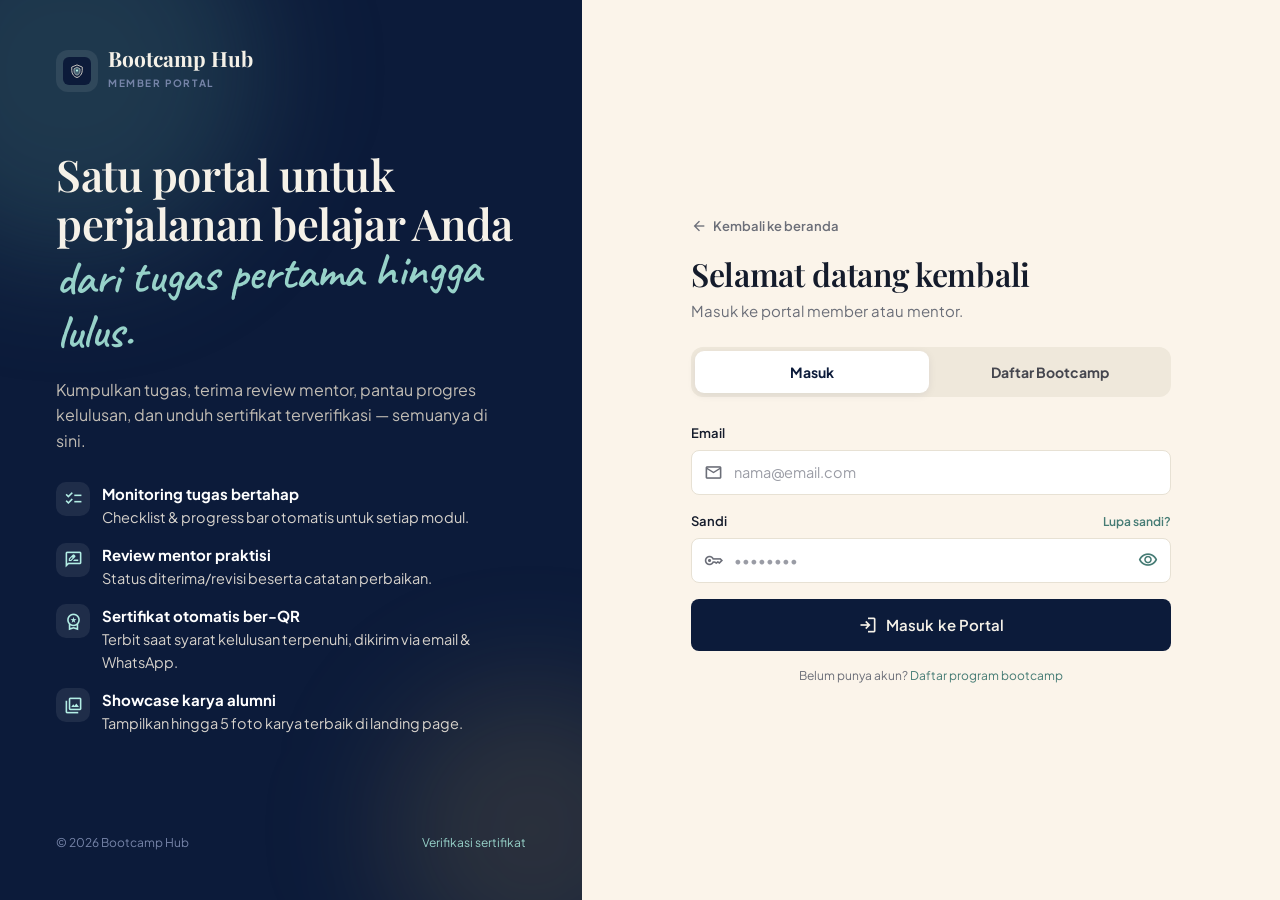
<file: app.html>
<!doctype html>
<html lang="id">
<head>
  <meta charset="utf-8">
  <meta name="viewport" content="width=device-width, initial-scale=1, viewport-fit=cover">
  <meta name="robots" content="noindex, nofollow">
  <meta name="referrer" content="strict-origin-when-cross-origin">
  <title>Portal — Bootcamp Hub</title>
  <meta name="theme-color" content="#0C1B3A">
  <link rel="icon" href="img/favicon.svg" type="image/svg+xml">
  <link rel="preconnect" href="https://fonts.googleapis.com"><link rel="preconnect" href="https://fonts.gstatic.com" crossorigin>
  <link href="https://fonts.googleapis.com/css2?family=Caveat:wght@600&family=Playfair+Display:ital,wght@0,600;0,700;1,500&family=Plus+Jakarta+Sans:wght@400;500;600;700&display=swap" rel="stylesheet">
  <link href="https://fonts.googleapis.com/css2?family=Material+Symbols+Outlined:opsz,wght,FILL,GRAD@24,400,0..1,0&display=block" rel="stylesheet">
  <link rel="stylesheet" href="css/base.css?v=1.0.0">
  <link rel="stylesheet" href="css/app.css?v=1.0.0">
  <script>
    // Penjaga awal: tanpa sesi → langsung ke halaman masuk (sebelum apa pun dirender)
    (function () { try { if (!sessionStorage.getItem('bh_sesi') && !localStorage.getItem('bh_sesi')) location.replace('masuk.html'); } catch (e) { /* abaikan */ } })();
  </script>
</head>
<body class="app">
  <a class="sr-only" href="#view">Lompat ke konten</a>
  <div class="app-shell" id="shell" hidden>
    <aside class="sb" id="sb" aria-label="Navigasi utama">
      <a class="sb-brand" href="#/beranda"><span class="sb-logo"><img src="img/logo.svg" alt=""></span><span><b id="sbOrg">Bootcamp Hub</b><small id="sbSub">Portal</small></span></a>
      <nav class="sb-nav" id="sbNav"></nav>
      <div class="sb-foot" id="sbFoot"></div>
    </aside>
    <div class="sb-ov" id="sbOv"></div>
    <div class="mn">
      <header class="hd">
        <div class="hd-l">
          <button class="btn btn-ghost btn-icon btn-sm hd-burger" id="btnMenu" aria-label="Buka menu"><span class="ms">menu</span></button>
          <div class="crumb" id="crumb"></div>
          <span class="hd-chip" id="hdChip" hidden></span>
        </div>
        <div class="hd-r">
          <a class="hd-link" href="index.html" target="_blank" rel="noopener"><span class="ms">public</span><span class="t">Landing</span></a>
          <div style="position:relative">
            <button class="btn btn-ghost btn-icon hd-bell" id="btnBell" aria-label="Notifikasi"><span class="ms">notifications</span><span class="titik" id="bellDot" hidden></span></button>
          </div>
          <div style="position:relative">
            <button class="hd-user" id="btnUser" aria-haspopup="menu"><span id="hdAvatar"></span><span style="text-align:left"><b id="hdNama"></b><small id="hdPeran"></small></span></button>
          </div>
        </div>
      </header>
      <main class="view" id="view" tabindex="-1"></main>
    </div>
  </div>
  <div class="full" id="vMuat"><div class="box"><div class="loader"></div><p class="mt-4">Menyiapkan portal…</p></div></div>

  <script src="js/config.js?v=1.0.0"></script>
  <script src="js/core.js?v=1.0.0"></script>
  <script src="js/app.js?v=1.0.0"></script>
  <script src="js/v-member.js?v=1.0.0"></script>
  <script src="js/v-mentor.js?v=1.0.0"></script>
  <script src="js/v-admin.js?v=1.0.0"></script>
  <script src="js/v-sistem.js?v=1.0.0"></script>
  <script>BH.app.mulai();</script>
</body>
</html>
</file>
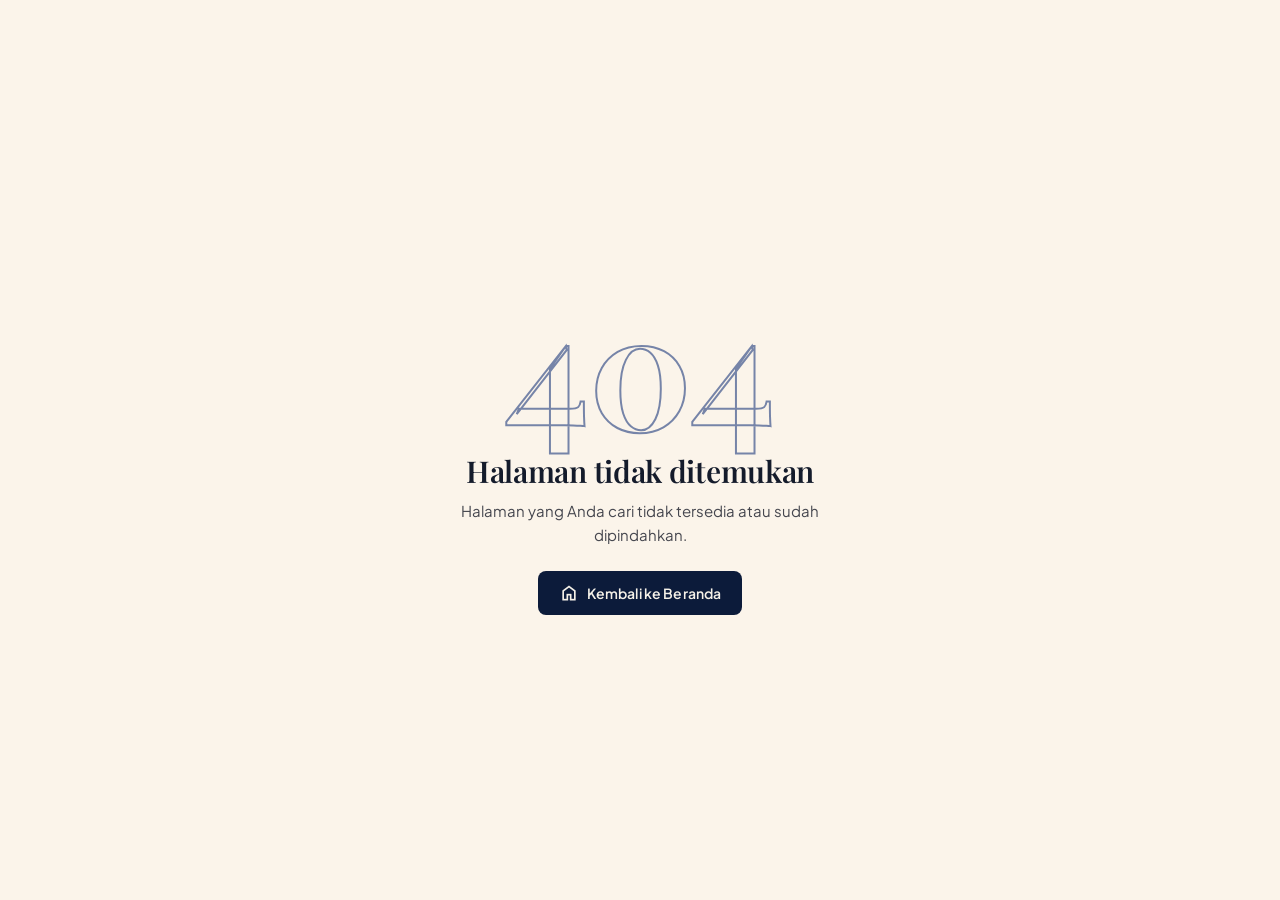
<file: kendali.html>
<!doctype html>
<html lang="id">
<head>
  <meta charset="utf-8">
  <meta name="viewport" content="width=device-width, initial-scale=1">
  <!-- Halaman ini sengaja TIDAK ditautkan dari mana pun & tidak diindeks mesin pencari.
       Akses hanya melalui tautan rahasia berisi kode gerbang: kendali.html#k=XXXX-XXXX-XXXX-XXXX -->
  <meta name="robots" content="noindex, nofollow, noarchive">
  <meta name="referrer" content="no-referrer">
  <title>Halaman tidak ditemukan</title>
  <meta name="theme-color" content="#0B1A38">
  <link rel="icon" href="img/favicon.svg" type="image/svg+xml">
  <link rel="preconnect" href="https://fonts.googleapis.com"><link rel="preconnect" href="https://fonts.gstatic.com" crossorigin>
  <link href="https://fonts.googleapis.com/css2?family=Playfair+Display:wght@600;700&family=Plus+Jakarta+Sans:wght@400;500;600;700&display=swap" rel="stylesheet">
  <link href="https://fonts.googleapis.com/css2?family=Material+Symbols+Outlined:opsz,wght,FILL,GRAD@24,400,0..1,0&display=block" rel="stylesheet">
  <link rel="stylesheet" href="css/base.css?v=1.0.0">
  <link rel="stylesheet" href="css/auth.css?v=1.0.0">
</head>
<body>
  <!-- Tampilan netral bila kode gerbang tidak ada/salah (tidak mengonfirmasi keberadaan halaman admin) -->
  <div class="nf" id="vNf" hidden>
    <div class="kode">404</div>
    <h1>Halaman tidak ditemukan</h1>
    <p>Halaman yang Anda cari tidak tersedia atau sudah dipindahkan.</p>
    <a class="btn btn-navy" href="index.html"><span class="ms">home</span>Kembali ke Beranda</a>
  </div>

  <div class="kendali" id="vMuat"><div class="row" style="color:var(--navy-soft)"><span class="ms" style="animation:putar 1s linear infinite">progress_activity</span><span>Memeriksa…</span></div></div>

  <div class="kendali" id="vLogin" hidden>
    <main class="kd-card" aria-labelledby="kdJudul">
      <div class="kd-status"><span class="l"><span class="dot ok pulse"></span>System status</span><span class="r" id="kdVersi">GAS WebApp Engine Active &amp; Secure</span></div>
      <div class="kd-lock"><span class="ms">lock</span></div>
      <h1 id="kdJudul">Admin Control Room</h1>
      <p class="sub">Autentikasi terenkripsi Super Admin &amp; Jalur Darurat</p>
      <form class="kd-form" id="fDarurat" autocomplete="off" novalidate>
        <div class="field"><label class="label" for="kEmail">Email Administrator</label>
          <div class="input-ikon"><span class="ms">badge</span><input class="input" id="kEmail" type="email" required placeholder="admin@domain.com" autocomplete="username"></div></div>
        <div class="field"><label class="label" for="kSandi">Master Secret Key / Sandi Darurat <small>Level 4 clearance</small></label>
          <div class="input-ikon"><span class="ms">key</span><input class="input" id="kSandi" type="password" required placeholder="••••••••••••••••" autocomplete="current-password">
            <button type="button" class="btn btn-text btn-icon btn-sm aksi" data-lihat="kSandi" aria-label="Tampilkan sandi"><span class="ms">visibility</span></button></div></div>
        <label class="cek"><input type="checkbox" id="kIngat"><span>Ingat sesi perangkat ini <b class="small">(Maks <span id="kJam">4</span> jam sesi audit terdaftar)</b></span></label>
        <div id="kErr" class="banner danger" hidden><span class="ms">error</span><div id="kErrTeks"></div></div>
        <button class="btn btn-block kd-btn" type="submit"><span class="ms fill">shield</span>Masuk via Kunci Darurat</button>
        <div class="kd-atau">Atau jalur utama OAuth 2.0</div>
        <div class="kd-google" id="kGoogle"><span class="small muted" id="kGoogleInfo">Memuat Google Sign-In…</span></div>
        <div class="kd-note"><span class="ms sm">verified_user</span>Hanya akun terverifikasi di lembar otorisasi internal</div>
      </form>
      <div class="kd-restrict"><b>RESTRICTED INTERNAL ENDPOINT</b> — Halaman ini tidak terdaftar di indeks navigasi publik mana pun. Seluruh riwayat percobaan akses dicatat permanen di Log Akses Admin Google Sheets.</div>
    </main>
    <div class="kd-foot"><span>Bootcamp Hub Infrastructure</span><span>•</span><span>TLS 1.3 Encrypted</span></div>
  </div>

  <script src="js/config.js?v=1.0.0"></script>
  <script src="js/core.js?v=1.0.0"></script>
  <script src="js/auth.js?v=1.0.0" defer></script>
</body>
</html>
</file>
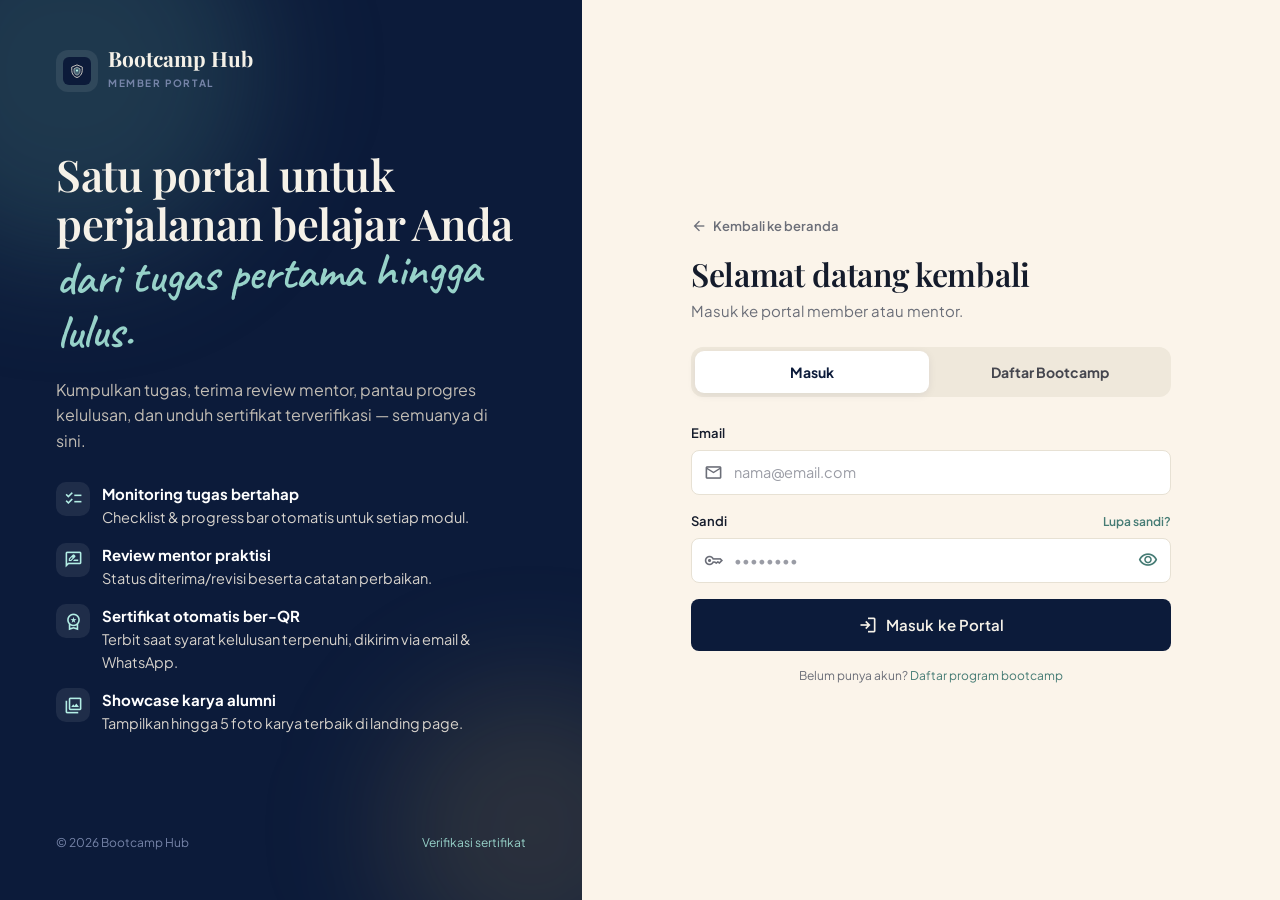
<file: masuk.html>
<!doctype html>
<html lang="id">
<head>
  <meta charset="utf-8">
  <meta name="viewport" content="width=device-width, initial-scale=1">
  <title>Masuk & Daftar — Bootcamp Hub</title>
  <meta name="description" content="Portal member & mentor Bootcamp Hub: masuk, daftar program, atau atur ulang sandi.">
  <meta name="theme-color" content="#0C1B3A">
  <link rel="icon" href="img/favicon.svg" type="image/svg+xml">
  <link rel="preconnect" href="https://fonts.googleapis.com"><link rel="preconnect" href="https://fonts.gstatic.com" crossorigin>
  <link href="https://fonts.googleapis.com/css2?family=Caveat:wght@600&family=Playfair+Display:wght@600;700&family=Plus+Jakarta+Sans:wght@400;500;600;700&display=swap" rel="stylesheet">
  <link href="https://fonts.googleapis.com/css2?family=Material+Symbols+Outlined:opsz,wght,FILL,GRAD@24,400,0..1,0&display=block" rel="stylesheet">
  <link rel="stylesheet" href="css/base.css?v=1.0.0">
  <link rel="stylesheet" href="css/auth.css?v=1.0.0">
</head>
<body>
  <div class="auth">
    <aside class="auth-l">
      <span class="blob b1"></span><span class="blob b2"></span>
      <a class="brand-auth" href="index.html"><span class="lg"><img src="img/logo.svg" alt=""></span><span><b id="orgNama">Bootcamp Hub</b><small>Member Portal</small></span></a>
      <h1>Satu portal untuk perjalanan belajar Anda <span class="aksen">dari tugas pertama hingga lulus.</span></h1>
      <p class="lead">Kumpulkan tugas, terima review mentor, pantau progres kelulusan, dan unduh sertifikat terverifikasi — semuanya di sini.</p>
      <ul class="manfaat">
        <li><span class="ms">checklist</span><div><b>Monitoring tugas bertahap</b>Checklist & progress bar otomatis untuk setiap modul.</div></li>
        <li><span class="ms">rate_review</span><div><b>Review mentor praktisi</b>Status diterima/revisi beserta catatan perbaikan.</div></li>
        <li><span class="ms">workspace_premium</span><div><b>Sertifikat otomatis ber-QR</b>Terbit saat syarat kelulusan terpenuhi, dikirim via email & WhatsApp.</div></li>
        <li><span class="ms">collections</span><div><b>Showcase karya alumni</b>Tampilkan hingga 5 foto karya terbaik di landing page.</div></li>
      </ul>
      <div class="foot"><span>© <span id="thn"></span> <span id="orgNama2">Bootcamp Hub</span></span><a href="verifikasi.html">Verifikasi sertifikat</a></div>
    </aside>

    <main class="auth-r">
      <div class="auth-card">
        <a class="kembali" href="index.html"><span class="ms sm">arrow_back</span>Kembali ke beranda</a>

        <!-- MASUK / DAFTAR -->
        <section id="vUtama">
          <div class="head"><h2 id="judul">Selamat datang kembali</h2><p id="subjudul">Masuk ke portal member atau mentor.</p></div>
          <div class="auth-tabs" role="tablist">
            <button type="button" role="tab" class="on" data-tab="masuk" aria-selected="true">Masuk</button>
            <button type="button" role="tab" data-tab="daftar" aria-selected="false">Daftar Bootcamp</button>
          </div>

          <form class="form" id="fMasuk" novalidate>
            <div class="field"><label for="mEmail">Email</label>
              <div class="input-ikon"><span class="ms">mail</span><input class="input" id="mEmail" type="email" autocomplete="email" required placeholder="nama@email.com"></div></div>
            <div class="field"><label for="mSandi">Sandi <a href="#lupa" class="xs" id="lnkLupa">Lupa sandi?</a></label>
              <div class="input-ikon"><span class="ms">key</span><input class="input" id="mSandi" type="password" autocomplete="current-password" required placeholder="••••••••">
                <button type="button" class="btn btn-text btn-icon btn-sm aksi" data-lihat="mSandi" aria-label="Tampilkan sandi"><span class="ms">visibility</span></button></div></div>
            <button class="btn btn-navy btn-lg btn-block" type="submit"><span class="ms">login</span>Masuk ke Portal</button>
            <div id="gWrapMasuk" hidden><div class="atau">atau</div><div class="gbtn-wrap" id="gBtnMasuk"></div></div>
            <p class="hint" style="text-align:center">Belum punya akun? <a href="#daftar" data-ke="daftar">Daftar program bootcamp</a></p>
          </form>

          <form class="form" id="fDaftar" novalidate hidden>
            <div id="tutupDaftar" class="banner warn" hidden><span class="ms">event_busy</span><div>Pendaftaran sedang ditutup. Silakan kembali saat cohort baru dibuka.</div></div>
            <div class="field"><label for="dNama" class="req">Nama lengkap</label><input class="input" id="dNama" autocomplete="name" required maxlength="80" placeholder="Sesuai yang akan tercetak di sertifikat"></div>
            <div class="g2">
              <div class="field"><label for="dEmail" class="req">Email</label><input class="input" id="dEmail" type="email" autocomplete="email" required placeholder="nama@email.com"></div>
              <div class="field"><label for="dWA" class="req">WhatsApp</label><input class="input" id="dWA" type="tel" inputmode="tel" autocomplete="tel" required placeholder="0812xxxxxxx"></div>
            </div>
            <div class="field"><label for="dBootcamp" class="req">Program bootcamp</label><select class="select" id="dBootcamp" required><option value="">Memuat program…</option></select></div>
            <div class="g2">
              <div class="field"><label for="dProfesi">Profesi <span class="opt">(opsional)</span></label><input class="input" id="dProfesi" maxlength="80" placeholder="Mis. Staf Administrasi"></div>
              <div class="field"><label for="dKota">Kota <span class="opt">(opsional)</span></label><input class="input" id="dKota" maxlength="60" placeholder="Mis. Bogor"></div>
            </div>
            <div class="g2">
              <div class="field"><label for="dSandi" class="req">Sandi</label><input class="input" id="dSandi" type="password" autocomplete="new-password" required minlength="8" placeholder="Min. 8, huruf + angka"><div class="kekuatan" id="kekuatan"><i></i><i></i><i></i><i></i></div></div>
              <div class="field"><label for="dSandi2" class="req">Ulangi sandi</label><input class="input" id="dSandi2" type="password" autocomplete="new-password" required placeholder="Ketik ulang sandi"></div>
            </div>
            <label class="cek"><input type="checkbox" id="dSetuju" required><span class="small ink2">Saya setuju data saya dipakai untuk administrasi bootcamp, notifikasi tugas via email/WhatsApp, dan penerbitan sertifikat.</span></label>
            <button class="btn btn-lg btn-block" type="submit"><span class="ms">how_to_reg</span>Daftar &amp; Mulai Belajar</button>
            <div id="gWrapDaftar" hidden><div class="atau">atau isi otomatis dengan</div><div class="gbtn-wrap" id="gBtnDaftar"></div></div>
          </form>
        </section>

        <!-- LUPA SANDI -->
        <section id="vLupa" hidden>
          <div class="head"><h2>Atur ulang sandi</h2><p>Kami kirim kode 6 digit ke email/WhatsApp terdaftar.</p></div>
          <form class="form" id="fLupa1" novalidate>
            <div class="field"><label for="lEmail">Email terdaftar</label><div class="input-ikon"><span class="ms">mail</span><input class="input" id="lEmail" type="email" required placeholder="nama@email.com"></div></div>
            <button class="btn btn-navy btn-lg btn-block" type="submit"><span class="ms">send</span>Kirim Kode Reset</button>
          </form>
          <form class="form" id="fLupa2" novalidate hidden>
            <div class="banner ok"><span class="ms">mark_email_read</span><div id="lupaInfo">Kode terkirim. Periksa email/WhatsApp Anda (juga folder spam).</div></div>
            <div class="field"><label for="lKode">Kode 6 digit</label><input class="input mono" id="lKode" inputmode="numeric" maxlength="6" required placeholder="000000" style="letter-spacing:.4em;font-size:20px;text-align:center"></div>
            <div class="g2">
              <div class="field"><label for="lSandi">Sandi baru</label><input class="input" id="lSandi" type="password" autocomplete="new-password" required placeholder="Min. 8, huruf + angka"></div>
              <div class="field"><label for="lSandi2">Ulangi</label><input class="input" id="lSandi2" type="password" autocomplete="new-password" required></div>
            </div>
            <button class="btn btn-lg btn-block" type="submit"><span class="ms">lock_reset</span>Simpan Sandi Baru</button>
          </form>
          <p class="hint mt-4" style="text-align:center"><a href="#masuk" data-ke="masuk">← Kembali ke halaman masuk</a></p>
        </section>

        <!-- SUKSES -->
        <section id="vSukses" hidden><div class="sukses-box"><span class="ms fill">task_alt</span><h3 id="suksesJudul">Berhasil</h3><p id="suksesPesan"></p><a class="btn btn-navy mt-6" href="#masuk" data-ke="masuk">Ke halaman masuk</a></div></section>
      </div>
    </main>
  </div>

  <script src="js/config.js?v=1.0.0"></script>
  <script src="js/core.js?v=1.0.0"></script>
  <script src="js/auth.js?v=1.0.0" defer></script>
</body>
</html>
</file>
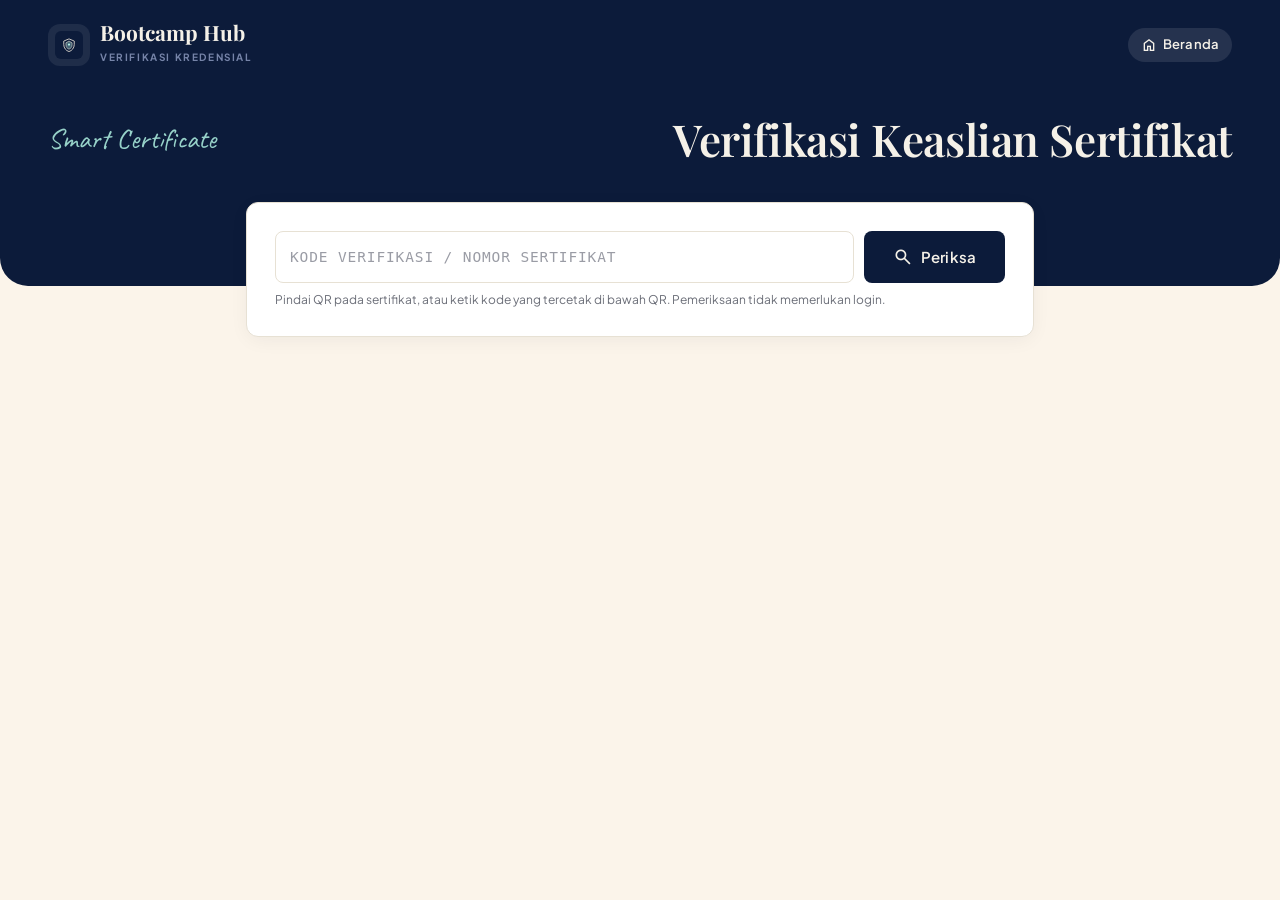
<file: verifikasi.html>
<!doctype html>
<html lang="id">
<head>
  <meta charset="utf-8">
  <meta name="viewport" content="width=device-width, initial-scale=1">
  <title>Verifikasi Sertifikat — Bootcamp Hub</title>
  <meta name="description" content="Periksa keaslian sertifikat kelulusan Bootcamp Hub dengan kode verifikasi atau nomor sertifikat.">
  <meta name="theme-color" content="#0C1B3A">
  <link rel="icon" href="img/favicon.svg" type="image/svg+xml">
  <link rel="preconnect" href="https://fonts.googleapis.com"><link rel="preconnect" href="https://fonts.gstatic.com" crossorigin>
  <link href="https://fonts.googleapis.com/css2?family=Caveat:wght@600&family=Playfair+Display:wght@600;700&family=Plus+Jakarta+Sans:wght@400;500;600;700&display=swap" rel="stylesheet">
  <link href="https://fonts.googleapis.com/css2?family=Material+Symbols+Outlined:opsz,wght,FILL,GRAD@24,400,0..1,0&display=block" rel="stylesheet">
  <link rel="stylesheet" href="css/base.css?v=1.0.0">
  <link rel="stylesheet" href="css/auth.css?v=1.0.0">
</head>
<body class="vf-page">
  <header class="vf-top">
    <div class="wrap">
      <a class="brand-auth" href="index.html"><span class="lg"><img src="img/logo.svg" alt=""></span><span><b id="orgNama">Bootcamp Hub</b><small>Verifikasi Kredensial</small></span></a>
      <a class="btn btn-light btn-sm btn-pill" href="index.html"><span class="ms sm">home</span>Beranda</a>
    </div>
    <div class="judul wrap"><span class="sc">Smart Certificate</span><h1>Verifikasi Keaslian Sertifikat</h1></div>
  </header>
  <main class="vf-main">
    <section class="card pad-lg">
      <form class="vf-cari" id="fCari">
        <input class="input" id="kode" placeholder="Kode verifikasi / nomor sertifikat" autocomplete="off" required minlength="6" aria-label="Kode verifikasi atau nomor sertifikat">
        <button class="btn btn-navy btn-lg" type="submit"><span class="ms">search</span>Periksa</button>
      </form>
      <p class="hint mt-2">Pindai QR pada sertifikat, atau ketik kode yang tercetak di bawah QR. Pemeriksaan tidak memerlukan login.</p>
    </section>
    <section id="hasil" aria-live="polite"></section>
  </main>
  <script src="js/config.js?v=1.0.0"></script>
  <script src="js/core.js?v=1.0.0"></script>
  <script src="js/verifikasi.js?v=1.0.0" defer></script>
</body>
</html>
</file>
<file: css/base.css>
/* =========================================================================
   BOOTCAMP HUB — base.css
   Sistem desain "Editorial Guild": navy malam + krem hangat, Playfair Display,
   Plus Jakarta Sans, aksen Caveat. Dipakai semua halaman.
   ========================================================================= */
:root {
  --navy: #0C1B3A; --navy-2: #09152E; --navy-3: #16274E; --navy-line: #1E2E52; --navy-soft: #7684A8;
  --cream: #FBF4EA; --cream-2: #F5F1E8; --canvas: #F8F6F1; --surface: #FFFFFF;
  --line: #E7E1D4; --line-2: #EFEAE0; --line-3: #F4F0E8;
  --teal: #6FA8A0; --teal-d: #568E87; --teal-t: #457B74; --teal-50: rgba(111,168,160,.13); --mint: #B3EEE5; --mint-d: #97D2C9;
  --gold: #C9A24B; --gold-t: #8F6B1E; --gold-50: rgba(201,162,75,.15);
  --ink: #141B2B; --ink-2: #45464E; --muted: #6B6E78; --muted-2: #9A9CA5;
  --danger: #BA1A1A; --danger-50: #FFE7E3; --ok: #10B981; --ok-t: #065F46; --ok-50: #E7F8EF; --warn: #B45309; --warn-50: #FEF3C7;
  --info: #3558A8; --info-50: #E8EEFC;
  --r-xs: 4px; --r-sm: 6px; --r: 8px; --r-md: 12px; --r-lg: 16px; --r-xl: 20px; --r-2xl: 28px;
  --sh-1: 0 4px 20px -2px rgba(12,27,58,.06); --sh-2: 0 10px 30px rgba(12,27,58,.09); --sh-3: 0 20px 48px -4px rgba(12,27,58,.18);
  --f-serif: 'Playfair Display', Georgia, 'Times New Roman', serif;
  --f-sans: 'Plus Jakarta Sans', system-ui, -apple-system, 'Segoe UI', Roboto, sans-serif;
  --f-script: 'Caveat', 'Segoe Script', cursive;
  --f-mono: ui-monospace, SFMono-Regular, Menlo, Consolas, monospace;
  --ease: cubic-bezier(.2,.7,.2,1);
  --gutter: 24px; --margin: 48px; --maxw: 1360px;
}
@media (max-width: 767px) { :root { --gutter: 16px; --margin: 20px; } }

/* ---------- Reset ---------- */
*, *::before, *::after { box-sizing: border-box; }
html { -webkit-text-size-adjust: 100%; scroll-behavior: smooth; }
body { margin: 0; font-family: var(--f-sans); font-size: 15px; line-height: 1.6; color: var(--ink); background: var(--canvas); -webkit-font-smoothing: antialiased; text-rendering: optimizeLegibility; }
img, svg, video { display: block; max-width: 100%; }
img { height: auto; }
button, input, select, textarea { font: inherit; color: inherit; }
button { cursor: pointer; background: none; border: 0; padding: 0; }
a { color: var(--teal-t); text-decoration: none; }
a:hover { text-decoration: underline; text-underline-offset: 3px; }
h1, h2, h3, h4 { margin: 0; font-family: var(--f-serif); font-weight: 600; line-height: 1.2; letter-spacing: -.01em; color: var(--ink); }
p { margin: 0; }
::selection { background: var(--mint); color: var(--navy); }
:focus-visible { outline: 2px solid var(--teal); outline-offset: 2px; border-radius: 4px; }
[hidden] { display: none !important; }
.sr-only { position: absolute !important; width: 1px; height: 1px; padding: 0; margin: -1px; overflow: hidden; clip: rect(0,0,0,0); white-space: nowrap; border: 0; }

/* ---------- Ikon (Material Symbols) ---------- */
.ms { font-family: 'Material Symbols Outlined'; font-weight: normal; font-style: normal; font-size: 20px; line-height: 1; letter-spacing: normal; text-transform: none; display: inline-block; white-space: nowrap; direction: ltr; -webkit-font-feature-settings: 'liga'; font-feature-settings: 'liga'; -webkit-font-smoothing: antialiased; font-variation-settings: 'FILL' 0, 'wght' 400, 'GRAD' 0, 'opsz' 24; vertical-align: middle; flex-shrink: 0; width: 1em; overflow: hidden; }
.ms.fill { font-variation-settings: 'FILL' 1, 'wght' 400, 'GRAD' 0, 'opsz' 24; }
.ms.sm { font-size: 16px; } .ms.lg { font-size: 24px; } .ms.xl { font-size: 32px; }

/* ---------- Tipografi ---------- */
.serif { font-family: var(--f-serif); }
.script { font-family: var(--f-script); font-weight: 600; letter-spacing: .01em; }
.mono { font-family: var(--f-mono); font-size: .92em; }
.eyebrow { font-size: 11px; font-weight: 700; letter-spacing: .12em; text-transform: uppercase; color: var(--teal-t); }
.muted { color: var(--muted); } .ink2 { color: var(--ink-2); } .t-gold { color: var(--gold-t); } .t-teal { color: var(--teal-t); } .t-danger { color: var(--danger); } .t-ok { color: var(--ok-t); }
.small { font-size: 13px; } .xs { font-size: 12px; } .lg { font-size: 17px; }
.fw6 { font-weight: 600; } .fw7 { font-weight: 700; }
.clamp-2 { display: -webkit-box; -webkit-line-clamp: 2; -webkit-box-orient: vertical; overflow: hidden; }
.clamp-3 { display: -webkit-box; -webkit-line-clamp: 3; -webkit-box-orient: vertical; overflow: hidden; }
.nowrap { white-space: nowrap; } .truncate { overflow: hidden; text-overflow: ellipsis; white-space: nowrap; min-width: 0; }
.h-display { font-size: clamp(36px, 5.4vw, 60px); line-height: 1.06; letter-spacing: -.02em; font-weight: 700; }
.h1 { font-size: clamp(28px, 3.4vw, 40px); line-height: 1.15; }
.h2 { font-size: clamp(22px, 2.4vw, 28px); line-height: 1.25; }
.h3 { font-size: 22px; line-height: 1.3; }
.h4 { font-size: 18px; line-height: 1.35; }

/* ---------- Tata letak ---------- */
.wrap { width: 100%; max-width: var(--maxw); margin: 0 auto; padding: 0 var(--margin); }
.stack { display: flex; flex-direction: column; gap: var(--g, 12px); }
.row { display: flex; align-items: center; gap: var(--g, 12px); }
.row.wrap-row { flex-wrap: wrap; }
.between { justify-content: space-between; } .end { justify-content: flex-end; } .center { justify-content: center; } .start { align-items: flex-start; }
.grow { flex: 1 1 auto; min-width: 0; }
.grid { display: grid; gap: var(--g, var(--gutter)); }
.g-2 { grid-template-columns: repeat(2, minmax(0, 1fr)); } .g-3 { grid-template-columns: repeat(3, minmax(0, 1fr)); } .g-4 { grid-template-columns: repeat(4, minmax(0, 1fr)); }
@media (max-width: 1100px) { .g-4 { grid-template-columns: repeat(2, minmax(0, 1fr)); } }
@media (max-width: 900px) { .g-3 { grid-template-columns: repeat(2, minmax(0, 1fr)); } }
@media (max-width: 640px) { .g-2, .g-3, .g-4 { grid-template-columns: minmax(0, 1fr); } }
.mt-0 { margin-top: 0 } .mt-1 { margin-top: 4px } .mt-2 { margin-top: 8px } .mt-3 { margin-top: 12px } .mt-4 { margin-top: 16px } .mt-6 { margin-top: 24px } .mt-8 { margin-top: 32px }
.mb-2 { margin-bottom: 8px } .mb-3 { margin-bottom: 12px } .mb-4 { margin-bottom: 16px } .mb-6 { margin-bottom: 24px }
.w-full { width: 100%; }
.divider { height: 1px; background: var(--line); border: 0; margin: 16px 0; }

/* ---------- Tombol ---------- */
.btn { --b-bg: var(--teal-d); --b-fg: #fff; display: inline-flex; align-items: center; justify-content: center; gap: 8px; height: 44px; padding: 0 20px; border-radius: var(--r); background: var(--b-bg); color: var(--b-fg); font-weight: 600; font-size: 14px; letter-spacing: .01em; border: 1px solid transparent; transition: transform .15s var(--ease), box-shadow .2s var(--ease), background .2s, filter .2s; white-space: nowrap; text-decoration: none !important; user-select: none; }
.btn:hover { box-shadow: 0 0 18px rgba(111,168,160,.45); filter: brightness(1.05); }
.btn:active { transform: translateY(1px) scale(.99); }
.btn[disabled], .btn.is-loading { opacity: .6; pointer-events: none; }
.btn.is-loading::before { content: ''; width: 16px; height: 16px; border: 2px solid currentColor; border-right-color: transparent; border-radius: 50%; animation: putar .7s linear infinite; }
.btn-navy { --b-bg: var(--navy); --b-fg: var(--cream-2); }
.btn-navy:hover { box-shadow: 0 8px 22px rgba(12,27,58,.25); }
.btn-gold { --b-bg: var(--navy); --b-fg: #E9CF8C; border-color: var(--gold); }
.btn-gold:hover { box-shadow: 0 0 20px rgba(201,162,75,.4); }
.btn-mint { --b-bg: var(--mint-d); --b-fg: #00201D; }
.btn-ghost { --b-bg: transparent; --b-fg: var(--ink); border-color: var(--line); }
.btn-ghost:hover { background: var(--line-3); box-shadow: none; }
.btn-outline { --b-bg: transparent; --b-fg: var(--navy); border: 1.5px solid var(--navy); }
.btn-outline:hover { background: var(--navy); color: var(--cream-2); box-shadow: none; }
.btn-light { --b-bg: rgba(255,255,255,.1); --b-fg: var(--cream-2); }
.btn-light:hover { background: rgba(255,255,255,.18); box-shadow: none; }
.btn-danger { --b-bg: var(--danger); --b-fg: #fff; }
.btn-danger:hover { box-shadow: 0 6px 18px rgba(186,26,26,.25); }
.btn-text { --b-bg: transparent; --b-fg: var(--teal-t); padding: 0 8px; height: 36px; }
.btn-text:hover { background: var(--teal-50); box-shadow: none; }
.btn-text.danger { --b-fg: var(--danger); } .btn-text.danger:hover { background: var(--danger-50); }
.btn-sm { height: 34px; padding: 0 12px; font-size: 13px; border-radius: var(--r-sm); gap: 6px; }
.btn-lg { height: 52px; padding: 0 28px; font-size: 15px; }
.btn-pill { border-radius: 999px; }
.btn-icon { width: 40px; height: 40px; padding: 0; border-radius: var(--r); }
.btn-icon.btn-sm { width: 34px; height: 34px; }
.btn-block { width: 100%; }

/* ---------- Form ---------- */
.field { display: flex; flex-direction: column; gap: 6px; min-width: 0; }
.field > label, .label { font-size: 13px; font-weight: 600; color: var(--ink); display: flex; align-items: center; justify-content: space-between; gap: 8px; }
.label .opt { font-family: var(--f-script); font-size: 18px; color: var(--teal-t); font-weight: 600; }
.req::after { content: ' *'; color: var(--danger); }
.input, .select, .textarea { width: 100%; min-height: 44px; padding: 10px 14px; background: var(--surface); border: 1px solid var(--line); border-radius: var(--r); font-size: 14.5px; transition: border-color .15s, box-shadow .15s; }
.textarea { min-height: 96px; resize: vertical; line-height: 1.55; }
.select { appearance: none; padding-right: 36px; background-image: url("data:image/svg+xml,%3Csvg xmlns='http://www.w3.org/2000/svg' width='12' height='12' viewBox='0 0 24 24' fill='none' stroke='%2345464E' stroke-width='2.5'%3E%3Cpath d='M6 9l6 6 6-6'/%3E%3C/svg%3E"); background-repeat: no-repeat; background-position: right 14px center; }
.input:focus, .select:focus, .textarea:focus { outline: none; border-color: var(--teal); box-shadow: 0 0 0 3px rgba(111,168,160,.2); }
.input::placeholder, .textarea::placeholder { color: #9A9CA5; }
.input.is-invalid, .textarea.is-invalid { border-color: var(--danger); box-shadow: 0 0 0 3px rgba(186,26,26,.1); }
.input-ikon { position: relative; }
.input-ikon > .ms { position: absolute; left: 13px; top: 50%; transform: translateY(-50%); color: var(--muted); font-size: 19px; pointer-events: none; }
.input-ikon > .input { padding-left: 42px; }
.input-ikon > .aksi { position: absolute; right: 6px; top: 50%; transform: translateY(-50%); }
.hint { font-size: 12px; color: var(--muted); line-height: 1.45; }
.hint.err { color: var(--danger); }
.cek { display: flex; gap: 10px; align-items: flex-start; cursor: pointer; font-size: 14px; }
.cek input { width: 18px; height: 18px; accent-color: var(--navy); margin-top: 2px; flex-shrink: 0; }
fieldset { border: 0; padding: 0; margin: 0; min-width: 0; }

/* Saklar */
.switch { position: relative; display: inline-flex; width: 46px; height: 26px; flex-shrink: 0; }
.switch input { opacity: 0; width: 0; height: 0; position: absolute; }
.switch .slider { position: absolute; inset: 0; background: #D7D3CA; border-radius: 999px; transition: .2s; cursor: pointer; }
.switch .slider::before { content: ''; position: absolute; width: 20px; height: 20px; left: 3px; top: 3px; background: #fff; border-radius: 50%; transition: .2s var(--ease); box-shadow: 0 1px 3px rgba(0,0,0,.2); }
.switch input:checked + .slider { background: var(--teal-d); }
.switch input:checked + .slider::before { transform: translateX(20px); }
.switch input:disabled + .slider { opacity: .45; cursor: not-allowed; }
.switch input:focus-visible + .slider { outline: 2px solid var(--teal); outline-offset: 2px; }

/* Segmented */
.seg { display: inline-flex; background: var(--line-3); border: 1px solid var(--line); border-radius: 10px; padding: 3px; gap: 2px; flex-wrap: wrap; }
.seg button { height: 32px; padding: 0 14px; border-radius: 7px; font-size: 13px; font-weight: 600; color: var(--ink-2); display: inline-flex; align-items: center; gap: 6px; }
.seg button:hover { color: var(--ink); background: rgba(255,255,255,.6); }
.seg button.on { background: var(--surface); color: var(--ink); box-shadow: 0 1px 4px rgba(12,27,58,.1); }
.seg.navy button.on { background: var(--navy); color: var(--cream-2); }
.seg .n { min-width: 20px; height: 20px; padding: 0 6px; border-radius: 999px; background: var(--line); font-size: 11px; display: inline-flex; align-items: center; justify-content: center; }
.seg button.on .n { background: var(--gold-50); color: var(--gold-t); }

/* ---------- Chip & badge ---------- */
.chip { display: inline-flex; align-items: center; gap: 5px; height: 24px; padding: 0 10px; border-radius: var(--r-sm); font-size: 11px; font-weight: 700; letter-spacing: .05em; text-transform: uppercase; background: var(--line-3); color: var(--ink-2); white-space: nowrap; }
.chip .ms { font-size: 14px; }
.chip.ok { background: var(--ok-50); color: var(--ok-t); }
.chip.teal { background: var(--teal-50); color: var(--teal-t); }
.chip.gold { background: var(--gold-50); color: var(--gold-t); }
.chip.warn { background: var(--warn-50); color: var(--warn); }
.chip.danger { background: var(--danger-50); color: var(--danger); }
.chip.info { background: var(--info-50); color: var(--info); }
.chip.navy { background: var(--navy); color: var(--mint-d); }
.chip.plain { text-transform: none; letter-spacing: 0; font-weight: 600; font-size: 12px; }
.dot { width: 8px; height: 8px; border-radius: 50%; background: var(--teal); display: inline-block; flex-shrink: 0; }
.dot.ok { background: var(--ok); } .dot.gold { background: var(--gold); } .dot.danger { background: var(--danger); } .dot.muted { background: var(--muted-2); }
.dot.pulse { animation: denyut 1.8s ease-in-out infinite; }
.badge-n { min-width: 22px; height: 22px; padding: 0 7px; border-radius: 999px; background: var(--gold-50); color: var(--gold-t); border: 1px solid rgba(201,162,75,.4); font-size: 11px; font-weight: 700; display: inline-flex; align-items: center; justify-content: center; }

/* ---------- Kartu ---------- */
.card { background: var(--surface); border: 1px solid var(--line); border-radius: var(--r-md); box-shadow: var(--sh-1); padding: 22px; min-width: 0; }
.card.pad-0 { padding: 0; } .card.pad-lg { padding: 28px; }
.card.navy { background: var(--navy); border-color: var(--navy-line); color: var(--cream-2); }
.card.navy h1, .card.navy h2, .card.navy h3, .card.navy h4 { color: var(--cream-2); }
.card.soft { background: var(--line-3); border-color: var(--line-2); box-shadow: none; }
.card.hover { transition: transform .2s var(--ease), box-shadow .25s var(--ease); }
.card.hover:hover { transform: translateY(-2px); box-shadow: var(--sh-2); }
.card-head { display: flex; align-items: flex-start; justify-content: space-between; gap: 12px; margin-bottom: 16px; }
.card-title { font-family: var(--f-serif); font-size: 20px; font-weight: 600; display: flex; align-items: center; gap: 10px; line-height: 1.3; }
.card-title .ms { color: var(--teal-d); }
.card-sub { font-size: 13px; color: var(--muted); margin-top: 2px; }

/* ---------- Avatar ---------- */
.avatar { --s: 40px; width: var(--s); height: var(--s); border-radius: 50%; background: var(--navy); color: var(--cream-2); display: inline-flex; align-items: center; justify-content: center; font-weight: 700; font-size: calc(var(--s) * .36); flex-shrink: 0; overflow: hidden; letter-spacing: .02em; }
.avatar img { width: 100%; height: 100%; object-fit: cover; }
.avatar.sq { border-radius: 12px; }
.avatar.teal { background: var(--teal-d); } .avatar.gold { background: var(--gold); color: var(--navy); } .avatar.cream { background: var(--cream); color: var(--navy); }

/* ---------- Progres ---------- */
.bar { height: 8px; background: var(--line-2); border-radius: 999px; overflow: hidden; }
.bar > span { display: block; height: 100%; background: var(--teal-d); border-radius: inherit; width: 0; transition: width .8s var(--ease); }
.bar.thin { height: 5px; } .bar.navy > span { background: var(--navy); } .bar.gold > span { background: var(--gold); } .bar.ok > span { background: var(--ok); }
.ring { --p: 0; --s: 120px; --t: 10px; width: var(--s); height: var(--s); border-radius: 50%; background: conic-gradient(var(--c, var(--mint-d)) calc(var(--p) * 1%), var(--track, rgba(255,255,255,.12)) 0); display: grid; place-items: center; position: relative; }
.ring::before { content: ''; position: absolute; inset: var(--t); border-radius: 50%; background: var(--hole, var(--navy)); }
.ring > * { position: relative; text-align: center; }

/* ---------- Tabel ---------- */
.tbl-wrap { width: 100%; overflow-x: auto; -webkit-overflow-scrolling: touch; }
.tbl { width: 100%; border-collapse: separate; border-spacing: 0; font-size: 14px; }
.tbl th { text-align: left; font-size: 11px; font-weight: 700; letter-spacing: .08em; text-transform: uppercase; color: var(--ink-2); background: var(--line-3); padding: 12px 14px; border-bottom: 1px solid var(--line); white-space: nowrap; }
.tbl th:first-child { border-top-left-radius: var(--r); } .tbl th:last-child { border-top-right-radius: var(--r); }
.tbl td { padding: 13px 14px; border-bottom: 1px solid var(--line-2); vertical-align: middle; }
.tbl tbody tr { transition: background .15s; }
.tbl tbody tr:hover { background: #FCFAF6; }
.tbl tr.dim td { opacity: .5; }
.tbl tr.warn-row td:first-child { box-shadow: inset 3px 0 0 var(--gold); }
.tbl .num { text-align: right; font-variant-numeric: tabular-nums; }
@media (max-width: 760px) {
  .tbl.resp thead { display: none; }
  .tbl.resp, .tbl.resp tbody, .tbl.resp tr, .tbl.resp td { display: block; width: 100%; }
  .tbl.resp tr { border: 1px solid var(--line); border-radius: var(--r-md); margin-bottom: 10px; padding: 8px 4px; background: var(--surface); }
  .tbl.resp td { border: 0; padding: 6px 12px; display: flex; justify-content: space-between; gap: 12px; text-align: right; }
  .tbl.resp td::before { content: attr(data-l); font-size: 11px; font-weight: 700; letter-spacing: .06em; text-transform: uppercase; color: var(--muted); text-align: left; flex-shrink: 0; }
  .tbl.resp td[data-l=""]::before { display: none; }
}
.paginasi { display: flex; align-items: center; justify-content: space-between; gap: 12px; padding: 14px 4px 0; font-size: 13px; color: var(--muted); flex-wrap: wrap; }

/* ---------- Modal, drawer, toast ---------- */
.overlay { position: fixed; inset: 0; z-index: 900; background: rgba(12,27,58,.66); backdrop-filter: blur(6px); -webkit-backdrop-filter: blur(6px); display: flex; align-items: center; justify-content: center; padding: 16px; opacity: 0; transition: opacity .2s; }
.overlay.on { opacity: 1; }
.modal { width: 100%; max-width: var(--mw, 560px); max-height: calc(100vh - 32px); overflow: auto; background: var(--surface); border-radius: var(--r-xl); box-shadow: var(--sh-3); transform: translateY(12px) scale(.98); transition: transform .25s var(--ease); display: flex; flex-direction: column; }
.overlay.on .modal { transform: none; }
.modal-head { display: flex; align-items: center; justify-content: space-between; gap: 12px; padding: 20px 24px 0; }
.modal-head h3 { font-size: 22px; display: flex; align-items: center; gap: 10px; }
.modal-body { padding: 18px 24px; }
.modal-foot { display: flex; justify-content: flex-end; gap: 10px; padding: 0 24px 22px; flex-wrap: wrap; }
.drawer-ov { justify-content: flex-end; padding: 0; }
.drawer { width: 100%; max-width: var(--mw, 560px); height: 100%; background: var(--surface); box-shadow: var(--sh-3); transform: translateX(30px); transition: transform .25s var(--ease); overflow: auto; display: flex; flex-direction: column; }
.overlay.on .drawer { transform: none; }
.drawer .modal-head { position: sticky; top: 0; background: var(--surface); z-index: 2; padding-bottom: 14px; border-bottom: 1px solid var(--line-2); }
.toasts { position: fixed; right: 20px; bottom: 20px; z-index: 1000; display: flex; flex-direction: column; gap: 10px; pointer-events: none; max-width: calc(100vw - 40px); }
.toast { display: flex; align-items: flex-start; gap: 12px; min-width: 280px; max-width: 420px; padding: 14px 16px; border-radius: var(--r-md); background: var(--navy); color: var(--cream-2); box-shadow: var(--sh-3); transform: translateY(16px); opacity: 0; transition: .3s var(--ease); pointer-events: auto; }
.toast.on { transform: none; opacity: 1; }
.toast .ms { color: var(--mint-d); margin-top: 1px; }
.toast.err .ms { color: #FFB4A9; } .toast.warn .ms { color: #F4D58D; }
.toast b { display: block; font-size: 14px; }
.toast span.m { font-size: 13px; color: rgba(245,241,232,.8); }
@media (max-width: 560px) { .toasts { right: 12px; left: 12px; bottom: 12px; } .toast { min-width: 0; max-width: none; } }

/* ---------- Status kosong, skeleton, banner ---------- */
.empty { text-align: center; padding: 40px 20px; color: var(--muted); display: flex; flex-direction: column; align-items: center; gap: 10px; }
.empty .ms { font-size: 40px; color: var(--mint-d); }
.empty h4 { font-family: var(--f-serif); font-size: 19px; color: var(--ink); }
.sk { background: linear-gradient(90deg, #EFEBE3 25%, #F7F4EE 50%, #EFEBE3 75%); background-size: 200% 100%; animation: kilau-sk 1.3s linear infinite; border-radius: var(--r); }
.banner { display: flex; gap: 12px; align-items: flex-start; padding: 14px 16px; border-radius: var(--r-md); background: var(--info-50); color: #22356B; font-size: 14px; }
.banner.warn { background: var(--warn-50); color: #7A3E06; } .banner.danger { background: var(--danger-50); color: #7A1010; } .banner.ok { background: var(--ok-50); color: var(--ok-t); } .banner.navy { background: var(--navy); color: var(--cream-2); }
.banner .ms { margin-top: 1px; }
.cfg-banner { position: fixed; left: 50%; top: 12px; transform: translateX(-50%); z-index: 1100; max-width: calc(100vw - 24px); box-shadow: var(--sh-3); }

.stars { display: inline-flex; gap: 1px; color: var(--gold); }
.stars .ms { font-size: 17px; }
kbd { font-family: var(--f-mono); font-size: 11px; padding: 2px 6px; border-radius: 4px; background: var(--navy-3); color: var(--cream-2); }

@keyframes putar { to { transform: rotate(360deg); } }
@keyframes denyut { 0%, 100% { opacity: 1; transform: scale(1); } 50% { opacity: .45; transform: scale(.85); } }
@keyframes kilau-sk { to { background-position: -200% 0; } }
@keyframes muncul { from { opacity: 0; transform: translateY(8px); } to { opacity: 1; transform: none; } }

@media (prefers-reduced-motion: reduce) {
  *, *::before, *::after { animation-duration: .001ms !important; animation-iteration-count: 1 !important; transition-duration: .001ms !important; scroll-behavior: auto !important; }
}
@media (max-width: 560px) { .hide-m { display: none !important; } }
</file>
<file: css/app.css>
/* =========================================================================
   BOOTCAMP HUB — app.css (dashboard Super Admin / Mentor / Member)
   ========================================================================= */
body.app { background: #F7F5F0; }
.app-shell { min-height: 100vh; }

/* ---------- Sidebar ---------- */
.sb { position: fixed; left: 0; top: 0; bottom: 0; width: 248px; z-index: 60; display: flex; flex-direction: column; background: #fff; border-right: 1px solid var(--line); transition: transform .25s var(--ease); }
.sb-brand { height: 66px; display: flex; align-items: center; gap: 10px; padding: 0 18px; text-decoration: none !important; color: var(--ink); flex-shrink: 0; }
.sb-logo { width: 36px; height: 36px; border-radius: 10px; background: var(--navy); color: #fff; display: grid; place-items: center; font-family: var(--f-serif); font-weight: 700; font-size: 18px; flex-shrink: 0; }
.sb-logo img { width: 24px; height: 24px; }
.sb-brand b { display: block; font-family: var(--f-serif); font-size: 18px; line-height: 1.1; }
.sb-brand small { display: block; font-size: 10px; letter-spacing: .14em; text-transform: uppercase; color: var(--muted); font-weight: 700; margin-top: 2px; }
.sb-lbl { padding: 18px 20px 8px; font-size: 10px; letter-spacing: .14em; text-transform: uppercase; color: var(--muted-2); font-weight: 700; }
.sb-nav { display: flex; flex-direction: column; gap: 2px; padding: 0 10px; overflow-y: auto; flex: 1; }
.sb-nav a { display: flex; align-items: center; gap: 12px; padding: 10px 12px; border-radius: 10px; color: var(--ink-2); font-size: 14px; font-weight: 500; text-decoration: none; transition: background .15s, color .15s; position: relative; }
.sb-nav a .ms { color: var(--muted); font-size: 20px; transition: color .15s; }
.sb-nav a:hover { background: var(--line-3); color: var(--ink); }
.sb-nav a.on { background: #E3F4F1; color: var(--navy); font-weight: 700; }
.sb-nav a.on .ms { color: var(--teal-t); }
.sb-nav a .lbl { flex: 1; min-width: 0; overflow: hidden; text-overflow: ellipsis; white-space: nowrap; }
.sb-nav a .badge-n { flex-shrink: 0; }
.sb-foot { padding: 12px; display: grid; gap: 10px; flex-shrink: 0; }
.sb-help { background: #EEF6F4; border: 1px solid #D9ECE8; border-radius: 14px; padding: 14px; font-size: 13px; }
.sb-help b { display: block; font-size: 15px; margin-top: 6px; }
.sb-out { display: flex; align-items: center; gap: 10px; padding: 10px 12px; border-radius: 10px; color: var(--danger); font-weight: 600; font-size: 14px; }
.sb-out:hover { background: var(--danger-50); }
/* varian navy untuk Super Admin (Control Room) */
.sb.navy { background: var(--navy); border-right-color: var(--navy-line); }
.sb.navy .sb-brand { background: #09152E; color: var(--cream-2); }
.sb.navy .sb-logo { background: var(--teal); box-shadow: 0 0 16px rgba(111,168,160,.4); }
.sb.navy .sb-brand small { color: var(--teal); }
.sb.navy .sb-lbl { color: rgba(148,163,184,.6); }
.sb.navy .sb-nav a { color: rgba(245,241,232,.85); }
.sb.navy .sb-nav a .ms { color: #94A3B8; }
.sb.navy .sb-nav a:hover { background: rgba(22,39,78,.6); color: #fff; }
.sb.navy .sb-nav a.on { background: var(--navy-3); color: #fff; box-shadow: inset 2px 0 0 var(--teal); }
.sb.navy .sb-nav a.on .ms { color: var(--mint); }
.sb.navy .sb-out { color: #FFB4A9; }
.sb.navy .sb-out:hover { background: rgba(255,180,169,.08); }
.sb-api { background: rgba(9,21,46,.8); border-radius: 12px; padding: 10px 12px; display: flex; align-items: center; justify-content: space-between; gap: 8px; color: var(--cream-2); }
.sb-api small { display: block; font-size: 10px; letter-spacing: .1em; text-transform: uppercase; color: #94A3B8; }
.sb-api b { font-size: 12px; }

/* ---------- Header ---------- */
.mn { margin-left: 248px; min-height: 100vh; display: flex; flex-direction: column; }
.hd { position: sticky; top: 0; z-index: 50; height: 64px; background: rgba(255,255,255,.92); backdrop-filter: blur(10px); border-bottom: 1px solid var(--line-2); display: flex; align-items: center; justify-content: space-between; gap: 16px; padding: 0 24px; }
.hd-l { display: flex; align-items: center; gap: 14px; min-width: 0; }
.crumb { display: flex; align-items: center; gap: 8px; font-size: 14px; color: var(--muted); min-width: 0; }
.crumb b { font-family: var(--f-serif); color: var(--navy); font-weight: 600; white-space: nowrap; }
.crumb .ms { font-size: 16px; color: var(--muted-2); }
.crumb span.pg { white-space: nowrap; overflow: hidden; text-overflow: ellipsis; }
.hd-chip { height: 26px; padding: 0 12px; border-radius: 999px; font-size: 11px; font-weight: 700; display: inline-flex; align-items: center; gap: 6px; background: var(--cream); color: #625E56; white-space: nowrap; }
.hd-chip.prod { background: #ECFDF5; color: #065F46; letter-spacing: .06em; }
.hd-r { display: flex; align-items: center; gap: 10px; }
.hd-link { display: inline-flex; align-items: center; gap: 6px; font-size: 13.5px; color: var(--ink-2); font-weight: 600; padding: 8px 10px; border-radius: 8px; }
.hd-link:hover { background: var(--line-3); text-decoration: none; }
.hd-bell { position: relative; }
.hd-bell .titik { position: absolute; top: 8px; right: 8px; width: 8px; height: 8px; border-radius: 50%; background: var(--gold); box-shadow: 0 0 0 2px #fff; }
.hd-user { display: flex; align-items: center; gap: 10px; padding-left: 12px; border-left: 1px solid var(--line); }
.hd-user b { display: block; font-size: 14px; line-height: 1.2; }
.hd-user small { display: block; font-size: 10.5px; letter-spacing: .08em; text-transform: uppercase; color: var(--teal-t); font-weight: 700; }
.hd-burger { display: none; }
.drop { position: absolute; right: 0; top: calc(100% + 8px); width: 360px; max-width: calc(100vw - 24px); background: #fff; border: 1px solid var(--line); border-radius: var(--r-md); box-shadow: var(--sh-3); z-index: 80; overflow: hidden; animation: muncul .2s var(--ease); }
.drop-h { padding: 14px 16px; border-bottom: 1px solid var(--line-2); font-weight: 700; display: flex; justify-content: space-between; align-items: center; }
.drop-i { padding: 12px 16px; border-bottom: 1px solid var(--line-3); display: flex; gap: 10px; font-size: 13px; }
.drop-i:hover { background: var(--line-3); }
.drop-i .ms { color: var(--teal-d); }

/* ---------- Konten ---------- */
.view { padding: 28px 28px 80px; width: 100%; max-width: 1440px; margin: 0 auto; flex: 1; animation: muncul .3s var(--ease); }
.pg-head { display: flex; align-items: flex-end; justify-content: space-between; gap: 18px; margin-bottom: 24px; flex-wrap: wrap; }
.pg-head .eb { font-size: 11px; letter-spacing: .12em; font-weight: 700; text-transform: uppercase; color: var(--teal-t); display: flex; align-items: center; gap: 8px; flex-wrap: wrap; }
.pg-head .eb .dot { width: 6px; height: 6px; }
.pg-head h1 { font-size: clamp(28px, 3.2vw, 40px); line-height: 1.12; margin-top: 6px; }
.pg-head p { color: var(--ink-2); margin-top: 6px; max-width: 720px; }
.pg-head .script-chip { font-family: var(--f-script); font-size: 24px; background: var(--navy); color: var(--mint-d); padding: 2px 16px; border-radius: 999px; transform: rotate(-2deg); display: inline-block; vertical-align: middle; margin-left: 8px; white-space: nowrap; }
.crumb-mini { display: flex; gap: 8px; align-items: center; font-size: 11px; font-weight: 700; text-transform: uppercase; letter-spacing: .08em; color: var(--ink-2); margin-bottom: 8px; flex-wrap: wrap; }
.crumb-mini .k { background: var(--navy); color: var(--mint-d); padding: 2px 8px; border-radius: 4px; }
.split { display: grid; grid-template-columns: minmax(0, 7fr) minmax(0, 5fr); gap: 24px; align-items: start; }
.split-r { display: grid; grid-template-columns: minmax(0, 8fr) minmax(0, 4fr); gap: 24px; align-items: start; }
.sticky { position: sticky; top: 84px; }
@media (max-width: 1180px) { .split, .split-r { grid-template-columns: 1fr; } .sticky { position: static; } }

/* KPI */
.kpis { display: grid; grid-template-columns: repeat(4, minmax(0, 1fr)); gap: 16px; margin-bottom: 24px; }
.kpi { background: #fff; border: 1px solid var(--line); border-radius: var(--r-md); padding: 18px 18px 16px; box-shadow: var(--sh-1); position: relative; min-width: 0; display: flex; flex-direction: column; gap: 6px; }
.kpi.bl { border-left: 4px solid var(--teal); } .kpi.bl.gold { border-left-color: var(--gold); } .kpi.bl.navy { border-left-color: var(--navy); } .kpi.bl.teal { border-left-color: var(--teal); } .kpi.bl.danger { border-left-color: var(--danger); }
.kpi .t { display: flex; justify-content: space-between; align-items: flex-start; gap: 8px; }
.kpi .t > span:first-child { font-size: 11px; letter-spacing: .1em; text-transform: uppercase; font-weight: 700; color: var(--ink-2); }
.kpi .t .ik .ms { font-size: 20px; }
.kpi .t .ik { width: 34px; height: 34px; border-radius: 10px; background: var(--line-3); display: grid; place-items: center; color: var(--teal-t); flex-shrink: 0; }
.kpi .v { display: flex; align-items: baseline; gap: 8px; }
.kpi .v b { font-family: var(--f-serif); font-size: 38px; line-height: 1; font-weight: 600; }
.kpi .v span { font-size: 14px; color: var(--ink-2); }
.kpi .s { font-size: 12.5px; color: var(--muted); line-height: 1.45; display: flex; gap: 6px; align-items: flex-start; }
.kpi.navy { background: var(--navy); border-color: var(--navy-line); color: var(--cream-2); }
.kpi.navy .t > span:first-child { color: rgba(204,198,188,.9); } .kpi.navy .v b { color: #fff; } .kpi.navy .s { color: rgba(204,198,188,.85); }
.kpi.navy .t .ik { background: rgba(255,255,255,.08); color: var(--mint); }
.kpi.klik { cursor: pointer; transition: transform .2s var(--ease), box-shadow .2s; }
.kpi.klik:hover { transform: translateY(-2px); box-shadow: var(--sh-2); }
.kpi.klik.on { outline: 2px solid var(--teal); }
@media (max-width: 1180px) { .kpis { grid-template-columns: repeat(2, minmax(0, 1fr)); } }
@media (max-width: 520px) { .kpis { grid-template-columns: 1fr; } }

/* Hero sambutan */
.welcome { position: relative; overflow: hidden; background: linear-gradient(135deg, #0C1B3A 0%, #10244B 60%, #16305C 100%); color: var(--cream-2); border-radius: var(--r-xl); padding: 32px; display: grid; grid-template-columns: minmax(0, 1fr) auto; gap: 24px; align-items: center; margin-bottom: 24px; box-shadow: var(--sh-2); }
.welcome::after { content: ''; position: absolute; right: -60px; top: -80px; width: 280px; height: 280px; border-radius: 50%; background: rgba(86,142,135,.18); filter: blur(30px); }
.welcome > * { position: relative; z-index: 2; min-width: 0; }
.welcome .chip { white-space: normal; height: auto; min-height: 24px; padding: 4px 10px; line-height: 1.35; max-width: 100%; }
.welcome h1 { color: #fff; font-size: clamp(28px, 3.4vw, 42px); margin-top: 12px; line-height: 1.12; }
.welcome h1 .script { color: var(--mint-d); font-size: 1.05em; }
.welcome p { color: rgba(204,198,188,.95); margin-top: 10px; max-width: 560px; }
.welcome .acts { display: flex; gap: 10px; margin-top: 20px; flex-wrap: wrap; }
.welcome-ring { background: rgba(255,255,255,.06); border: 1px solid rgba(255,255,255,.08); border-radius: var(--r-lg); padding: 22px; text-align: center; min-width: 230px; }
.welcome-ring .ring { margin: 0 auto; }
.welcome-ring .ring b { display: block; font-family: var(--f-serif); font-size: 30px; color: #fff; line-height: 1; }
.welcome-ring .ring small { font-size: 10px; letter-spacing: .14em; text-transform: uppercase; color: var(--mint-d); font-weight: 700; }
.welcome-ring .kond { margin-top: 14px; display: inline-flex; gap: 6px; align-items: center; font-size: 12px; font-weight: 700; padding: 5px 12px; border-radius: 999px; background: rgba(179,238,229,.12); color: var(--mint); }
.welcome-ring p { font-size: 12px; margin-top: 10px; color: rgba(204,198,188,.85); }
@media (max-width: 860px) { .welcome { grid-template-columns: 1fr; padding: 24px; } .welcome-ring { min-width: 0; } }

/* Timeline tugas */
.tl { position: relative; display: grid; gap: 14px; padding-left: 40px; }
.tl::before { content: ''; position: absolute; left: 15px; top: 8px; bottom: 8px; width: 2px; background: var(--line); }
.tl-i { position: relative; }
.tl-dot { position: absolute; left: -40px; top: 16px; width: 32px; height: 32px; border-radius: 50%; display: grid; place-items: center; background: #fff; border: 2px solid var(--line); color: var(--muted); z-index: 2; }
.tl-dot .ms { font-size: 18px; }
.tl-i.ok .tl-dot { background: #D6F3EE; border-color: #B9E6DE; color: var(--teal-t); }
.tl-i.wait .tl-dot { background: var(--gold-50); border-color: #E8D3A0; color: var(--gold-t); }
.tl-i.rev .tl-dot { background: var(--danger-50); border-color: #F5C2BB; color: var(--danger); }
.tl-i.next .tl-dot { background: var(--navy); border-color: var(--navy); color: #fff; }
.tl-card { background: #fff; border: 1px solid var(--line); border-radius: var(--r-md); padding: 16px 18px; transition: box-shadow .2s; }
.tl-card:hover { box-shadow: var(--sh-1); }
.tl-i.wait .tl-card { background: #FFFDF7; }
.tl-i.next .tl-card { border: 1.5px solid var(--navy); box-shadow: var(--sh-2); }
.tl-meta { font-size: 11px; letter-spacing: .1em; text-transform: uppercase; font-weight: 700; color: var(--muted); display: flex; justify-content: space-between; gap: 10px; align-items: center; flex-wrap: wrap; }
.tl-card h4 { font-family: var(--f-sans); font-size: 16px; font-weight: 700; margin-top: 6px; }
.tl-card p.d { font-size: 13.5px; color: var(--ink-2); margin-top: 4px; }
.note-m { margin-top: 10px; padding: 10px 12px; border-radius: 10px; background: var(--line-3); font-size: 13px; color: var(--ink-2); display: flex; gap: 8px; }
.note-m .ms { color: var(--teal-d); font-size: 18px; }
.note-m.rev { background: #FFF4F2; } .note-m.rev .ms { color: var(--danger); }
.tl-act { display: flex; gap: 8px; margin-top: 12px; flex-wrap: wrap; align-items: center; }

/* Checklist kelulusan */
.syarat { display: grid; gap: 10px; }
.syarat-i { display: flex; gap: 12px; align-items: flex-start; padding: 12px; border-radius: 12px; background: var(--line-3); border: 1px solid var(--line-2); }
.syarat-i .ik { width: 28px; height: 28px; border-radius: 50%; display: grid; place-items: center; background: #fff; border: 1.5px solid var(--line); color: var(--muted); flex-shrink: 0; }
.syarat-i.ok .ik { background: var(--teal-d); border-color: var(--teal-d); color: #fff; }
.syarat-i b { font-size: 14px; display: block; }
.syarat-i small { font-size: 12.5px; color: var(--muted); }
.syarat-i.navy { background: var(--navy); color: var(--cream-2); border-color: var(--navy); }
.syarat-i.navy small { color: rgba(204,198,188,.85); }
.syarat-i.navy .ik { background: rgba(255,255,255,.1); border-color: transparent; color: var(--mint); }

/* Galeri kurasi & foto karya */
.gal-hero { position: relative; aspect-ratio: 16/9; border-radius: var(--r-md); overflow: hidden; background: var(--navy); }
.gal-hero img { width: 100%; height: 100%; object-fit: cover; transition: transform .5s var(--ease); }
.gal-hero:hover img { transform: scale(1.02); }
.gal-hero::after { content: ''; position: absolute; inset: 0; background: linear-gradient(0deg, rgba(0,1,6,.8), transparent 40%, rgba(0,1,6,.35)); pointer-events: none; }
.gal-top { position: absolute; z-index: 2; top: 12px; left: 12px; right: 12px; display: flex; justify-content: space-between; gap: 8px; }
.gal-top .tag { display: inline-flex; gap: 6px; align-items: center; padding: 5px 10px; border-radius: 6px; font-size: 11px; font-weight: 700; letter-spacing: .06em; text-transform: uppercase; }
.gal-top .tag.c { background: var(--cream); color: #1E1B16; }
.gal-top .tag.s { background: rgba(12,27,58,.8); color: var(--mint); text-transform: none; letter-spacing: 0; }
.gal-top a, .gal-top button { width: 34px; height: 34px; border-radius: 8px; background: rgba(12,27,58,.72); color: #fff; display: grid; place-items: center; }
.gal-cap { position: absolute; z-index: 2; left: 14px; right: 14px; bottom: 12px; color: #fff; }
.gal-cap .sc { font-family: var(--f-script); font-size: 26px; color: var(--mint); line-height: 1; }
.gal-cap b { display: block; font-family: var(--f-serif); font-size: 19px; }
.gal-strip { display: grid; grid-template-columns: repeat(5, minmax(0, 1fr)); gap: 10px; margin-top: 12px; }
.gal-strip button, .gal-strip .slot { position: relative; aspect-ratio: 16/10; border-radius: 10px; overflow: hidden; background: var(--line-3); border: 2px solid transparent; }
.gal-strip button.on { border-color: var(--mint-d); box-shadow: 0 0 0 2px rgba(151,210,201,.35); }
.gal-strip img { width: 100%; height: 100%; object-fit: cover; }
.gal-strip .no { position: absolute; left: 4px; bottom: 4px; font-size: 9.5px; font-weight: 700; padding: 1px 6px; border-radius: 4px; background: var(--navy); color: #fff; }
.gal-strip .slot { border: 1.5px dashed #D5CCBA; display: grid; place-items: center; color: var(--muted-2); font-size: 11px; text-align: center; }
.foto-kelola { display: grid; grid-template-columns: repeat(5, minmax(0, 1fr)); gap: 12px; }
@media (max-width: 700px) { .foto-kelola { grid-template-columns: repeat(2, minmax(0, 1fr)); } .gal-strip { grid-template-columns: repeat(5, minmax(56px, 1fr)); overflow-x: auto; } }
.fk { position: relative; border-radius: 12px; overflow: hidden; border: 1px solid var(--line); background: #fff; display: flex; flex-direction: column; }
.fk .im { aspect-ratio: 16/10; background: var(--line-3); position: relative; }
.fk .im img { width: 100%; height: 100%; object-fit: cover; }
.fk .cov { position: absolute; left: 6px; top: 6px; }
.fk .bar-a { display: flex; justify-content: space-between; padding: 4px; gap: 2px; }
.fk .bar-a button { width: 30px; height: 30px; border-radius: 8px; color: var(--ink-2); display: grid; place-items: center; }
.fk .bar-a button:hover { background: var(--line-3); }
.fk .bar-a button.del:hover { background: var(--danger-50); color: var(--danger); }
.fk-add { border: 1.5px dashed #CFC5B1; border-radius: 12px; background: #FDFBF7; display: flex; flex-direction: column; align-items: center; justify-content: center; gap: 6px; aspect-ratio: auto; min-height: 150px; color: var(--teal-t); font-weight: 700; font-size: 13px; cursor: pointer; text-align: center; padding: 10px; transition: background .2s, border-color .2s; }
.fk-add:hover, .fk-add.drag { background: #EEF6F4; border-color: var(--teal); }
.fk-add .ms { width: 38px; height: 38px; border-radius: 50%; background: #fff; display: grid; place-items: center; box-shadow: var(--sh-1); }
.fk-add small { font-weight: 500; color: var(--muted); font-size: 11px; }

/* Kutipan testimoni */
.quote { background: var(--line-3); border-radius: var(--r-md); padding: 22px 24px; position: relative; }
.quote .qm { font-family: var(--f-serif); font-size: 56px; line-height: .6; color: #D8D0C1; }
.quote blockquote { margin: 6px 0 0; font-family: var(--f-serif); font-style: italic; font-size: clamp(18px, 2vw, 24px); line-height: 1.5; color: var(--ink); }

/* Antrean / daftar ringkas */
.qlist { display: grid; gap: 10px; }
.qi { display: flex; gap: 12px; align-items: flex-start; padding: 14px; border-radius: 12px; background: #FBFAF7; border: 1px solid var(--line-2); transition: background .15s, box-shadow .15s; }
.qi:hover { background: #fff; box-shadow: var(--sh-1); }
.qi.klik { cursor: pointer; }
.qi b { font-size: 14.5px; }
.qi .meta { font-size: 12.5px; color: var(--muted); }

/* Bar progres bootcamp */
.pb { display: grid; gap: 22px; }
.pb-i .top { display: flex; justify-content: space-between; align-items: center; gap: 10px; flex-wrap: wrap; }
.pb-i .top b { font-size: 14.5px; }
.pb-i .bot { display: flex; justify-content: space-between; gap: 10px; font-size: 12px; color: var(--muted); margin-top: 6px; flex-wrap: wrap; }
.pb-i .bar { height: 10px; position: relative; overflow: visible; margin-top: 8px; }
.pb-i .bar > span { border-radius: 999px; }
.pb-i .target { position: absolute; top: -6px; bottom: -6px; width: 2px; background: var(--navy); left: 80%; }
.pb-leg { display: flex; gap: 16px; flex-wrap: wrap; font-size: 12px; color: var(--ink-2); margin-top: 18px; }
.pb-leg span { display: inline-flex; align-items: center; gap: 6px; }

/* Bilah aksi mengambang */
.fab-bar { position: sticky; bottom: 16px; z-index: 30; margin-top: 24px; display: flex; justify-content: flex-end; pointer-events: none; }
.fab-bar > div { pointer-events: auto; display: flex; gap: 8px; padding: 8px; background: var(--navy); border-radius: 14px; box-shadow: var(--sh-3); flex-wrap: wrap; }
.fab-bar .btn-light { height: 40px; }

/* Bilah bawah form (sticky) */
.sticky-foot { position: sticky; bottom: 0; z-index: 20; background: rgba(255,255,255,.95); backdrop-filter: blur(8px); border: 1px solid var(--line); border-radius: 14px; padding: 12px 14px; display: flex; justify-content: space-between; align-items: center; gap: 12px; box-shadow: var(--sh-2); margin-top: 18px; flex-wrap: wrap; }

/* Dropzone unggah */
.dz { border: 1.5px dashed #CFC5B1; border-radius: var(--r-md); background: #FDFBF7; padding: 28px 18px; text-align: center; transition: .2s; cursor: pointer; }
.dz.drag, .dz:hover { border-color: var(--teal); background: #EEF6F4; }
.dz .bulat { width: 54px; height: 54px; border-radius: 50%; background: #D6F3EE; color: var(--teal-t); display: grid; place-items: center; margin: 0 auto 10px; }
.dz b { display: block; font-size: 16px; }
.berkas { display: flex; gap: 12px; align-items: center; padding: 12px; border-radius: 12px; border: 1px solid var(--line); background: #fff; margin-top: 12px; }
.berkas .ik { width: 40px; height: 40px; border-radius: 10px; background: #FFE7E3; color: var(--danger); display: grid; place-items: center; }

/* Sertifikat (pratinjau HTML) */
.cert-prev { background: #FBF4EA; border: 10px solid #fff; outline: 1px solid var(--line); border-radius: 8px; padding: 34px 28px; position: relative; text-align: center; box-shadow: var(--sh-2); }
.cert-prev::before { content: ''; position: absolute; inset: 8px; border: 1.5px solid var(--gold); pointer-events: none; border-radius: 4px; }
.cert-prev .org { font-size: 11px; letter-spacing: .24em; text-transform: uppercase; color: var(--teal-t); font-weight: 700; }
.cert-prev h2 { font-size: clamp(24px, 3vw, 34px); letter-spacing: .04em; margin-top: 10px; }
.cert-prev .sc { font-family: var(--f-script); color: var(--gold); font-size: 24px; }
.cert-prev .nm { font-family: var(--f-serif); font-size: clamp(30px, 4vw, 44px); font-weight: 700; margin-top: 18px; }
.cert-prev .bc { margin: 16px auto 0; max-width: 520px; background: #EEF1FF; border-radius: 10px; padding: 14px; }
.cert-prev .bc b { font-family: var(--f-serif); font-size: 19px; display: block; }
.cert-prev .ft { display: grid; grid-template-columns: 1fr auto 1fr; gap: 16px; align-items: end; margin-top: 30px; }
.cert-prev .ft .sg { border-top: 1px solid var(--navy); padding-top: 6px; font-size: 13px; }
.cert-prev .seal { width: 72px; height: 72px; border-radius: 50%; background: var(--gold); color: #fff; display: grid; place-items: center; font-size: 8px; font-weight: 800; letter-spacing: .08em; box-shadow: 0 0 0 5px rgba(201,162,75,.25); }
.cert-prev .qrbar { margin-top: 20px; display: flex; justify-content: space-between; gap: 10px; font-family: var(--f-mono); font-size: 11px; color: var(--muted); background: rgba(255,255,255,.6); padding: 8px 12px; border-radius: 8px; flex-wrap: wrap; }
.qr-box { background: #fff; padding: 12px; border-radius: 12px; display: inline-block; border: 1px solid var(--line); }
.qr-box img, .qr-box canvas { width: 150px; height: 150px; image-rendering: pixelated; }

/* WA */
.wa-badge { display: inline-flex; align-items: center; gap: 3px; font-size: 11px; font-weight: 700; padding: 2px 8px; border-radius: 999px; white-space: nowrap; }
.wa-badge.ya { background: var(--ok-50); color: var(--ok-t); } .wa-badge.tidak { background: var(--danger-50); color: var(--danger); } .wa-badge.belum { background: var(--line-3); color: var(--muted); }
.wa-preview { background: #E5DDD5; border-radius: 12px; padding: 16px; min-height: 120px; }
.wa-bubble { background: #DCF8C6; border-radius: 10px 10px 2px 10px; padding: 10px 12px; max-width: 92%; margin-left: auto; font-size: 13.5px; white-space: pre-wrap; word-break: break-word; box-shadow: 0 1px 1px rgba(0,0,0,.08); }
.wa-bubble small { display: block; text-align: right; font-size: 10px; color: #667781; margin-top: 4px; }
.var-chips { display: flex; flex-wrap: wrap; gap: 6px; }
.var-chips button { font-family: var(--f-mono); font-size: 11.5px; padding: 3px 8px; border-radius: 6px; background: var(--line-3); color: var(--teal-t); border: 1px solid var(--line); }
.var-chips button:hover { background: #E3F4F1; }

/* Matriks notifikasi */
.mtx td .switch { vertical-align: middle; }
.mtx tr.buka td { background: #FCFAF6; }

/* Seleksi baris / aksi massal */
.massal { position: sticky; top: 74px; z-index: 25; display: flex; align-items: center; gap: 10px; flex-wrap: wrap; padding: 10px 14px; border-radius: 12px; background: var(--navy); color: var(--cream-2); margin-bottom: 12px; box-shadow: var(--sh-2); }
.massal .btn-light { height: 34px; font-size: 13px; }

/* Responsif shell */
.sb-ov { display: none; }
@media (max-width: 1024px) {
  .sb { transform: translateX(-100%); box-shadow: var(--sh-3); }
  .sb.buka { transform: none; }
  .sb-ov.buka { display: block; position: fixed; inset: 0; background: rgba(12,27,58,.5); z-index: 55; }
  .mn { margin-left: 0; }
  .hd { padding: 0 14px; }
  .hd-burger { display: inline-flex; }
  .hd-chip, .hd-link .t { display: none; }
  .view { padding: 20px 16px 80px; }
}
@media (max-width: 560px) { .hd-user b, .hd-user small { display: none; } .hd-user { border-left: 0; padding-left: 0; } .crumb b { display: none; } }

/* Layar penuh status (sesi berakhir, memuat) */
.full { min-height: 100vh; display: grid; place-items: center; padding: 24px; background: var(--cream); text-align: center; }
.full .box { max-width: 460px; }
.full .ms.besar { font-size: 56px; color: var(--teal-d); }
.full h2 { margin-top: 10px; font-size: 28px; }
.full p { margin-top: 8px; color: var(--ink-2); }
.loader { width: 44px; height: 44px; border-radius: 50%; border: 3px solid var(--line); border-top-color: var(--teal-d); animation: putar .8s linear infinite; margin: 0 auto; }

/* Detail kecil */
.kv { display: grid; grid-template-columns: auto 1fr; gap: 8px 16px; font-size: 14px; }
.kv dt { color: var(--muted); font-size: 12.5px; }
.kv dd { margin: 0; font-weight: 600; word-break: break-word; }
.link-card { display: flex; flex-direction: column; justify-content: space-between; gap: 10px; padding: 16px; border-radius: 12px; background: var(--line-3); border: 1px solid var(--line-2); color: inherit; text-decoration: none !important; transition: .2s; min-width: 0; }
.link-card:hover { background: #fff; box-shadow: var(--sh-1); }
.link-card .ic { width: 34px; height: 34px; border-radius: 9px; background: var(--navy); color: #fff; display: grid; place-items: center; flex-shrink: 0; }
.tl-mini { display: grid; gap: 0; }
.tl-mini > div { display: grid; grid-template-columns: 28px 1fr; gap: 10px; padding: 10px 0; border-bottom: 1px solid var(--line-3); font-size: 13px; }
.tl-mini .ms { color: var(--teal-d); font-size: 18px; }
.code-box { font-family: var(--f-mono); font-size: 13px; background: var(--navy); color: var(--mint); padding: 12px 14px; border-radius: 10px; word-break: break-all; display: flex; justify-content: space-between; gap: 10px; align-items: center; }

/* ---------- Galeri / pratinjau foto karya (navy, sesuai referensi) ---------- */
.gv-ov { padding: 16px; align-items: center; }
.gv { width: 100%; max-width: 1520px; height: min(940px, calc(100vh - 32px)); background: linear-gradient(160deg, #0F2147 0%, #0B1A38 55%, #091530 100%); color: var(--cream-2); border-radius: var(--r-xl); box-shadow: 0 40px 90px rgba(0,0,0,.5); display: grid; grid-template-rows: auto minmax(0, 1fr) auto; overflow: hidden; position: relative; transform: scale(.98); transition: transform .25s var(--ease); }
.overlay.on .gv { transform: none; }
.gv:fullscreen { max-width: none; height: 100vh; border-radius: 0; }
.gv-top { display: flex; justify-content: space-between; align-items: center; gap: 16px; padding: 18px 26px; }
.gv-ic { width: 44px; height: 44px; border-radius: 12px; background: rgba(255,255,255,.07); display: grid; place-items: center; color: var(--mint-d); flex-shrink: 0; }
.gv-eb { font-size: 11.5px; letter-spacing: .1em; text-transform: uppercase; font-weight: 700; color: var(--mint-d); }
.gv-eb span { color: #E9CF8C; text-transform: none; letter-spacing: .02em; font-weight: 600; }
.gv-top h3 { color: #fff; font-family: var(--f-sans); font-size: clamp(16px, 2vw, 22px); font-weight: 700; letter-spacing: -.01em; margin-top: 2px; }
.gv-zoom { display: flex; align-items: center; gap: 4px; background: rgba(255,255,255,.07); border-radius: 12px; padding: 4px 6px; }
.gv-zoom button, .gv-btn { color: var(--cream-2); height: 38px; min-width: 38px; border-radius: 10px; display: inline-flex; align-items: center; justify-content: center; gap: 8px; padding: 0 10px; font-weight: 600; font-size: 14px; text-decoration: none !important; transition: background .15s; }
.gv-zoom button:hover, .gv-btn:hover { background: rgba(255,255,255,.1); }
.gv-zoom > span { font-size: 13px; font-weight: 700; min-width: 46px; text-align: center; }
.gv-top .gv-btn { background: rgba(255,255,255,.07); text-transform: uppercase; letter-spacing: .06em; font-size: 12.5px; }
.gv-body { display: grid; grid-template-columns: minmax(0, 1fr) 440px; min-height: 0; }
.gv-stage { position: relative; display: grid; grid-template-rows: minmax(0, 1fr) auto; min-height: 0; padding: 0 26px; }
.gv-canvas { overflow: auto; display: grid; place-items: center; min-height: 0; padding: 20px 50px; }
.gv-frame { margin: 0; position: relative; border-radius: 14px; overflow: hidden; box-shadow: 0 0 0 1px rgba(151,210,201,.25), 0 30px 60px rgba(0,0,0,.45); transition: transform .25s var(--ease); transform-origin: center; background: #0C1B3A; max-width: 100%; }
.gv-frame img { max-height: min(62vh, 640px); width: auto; max-width: 100%; display: block; object-fit: contain; }
.gv-frame img.gagal { width: min(720px, 70vw); height: 380px; background: repeating-linear-gradient(45deg, #13264f, #13264f 12px, #102143 12px, #102143 24px); }
.gv-badges { position: absolute; left: 14px; top: 14px; display: flex; gap: 10px; align-items: center; z-index: 2; flex-wrap: wrap; }
.gv-cover { display: inline-flex; align-items: center; gap: 6px; background: #E9CF8C; color: #2B2108; font-size: 13px; font-weight: 700; padding: 5px 12px; border-radius: 999px; }
.gv-cover.alt { background: rgba(12,27,58,.85); color: var(--cream-2); }
.gv-res { font-size: 13px; font-weight: 700; color: #fff; text-shadow: 0 1px 6px rgba(0,0,0,.6); }
.gv-nav { position: absolute; top: calc(50% - 40px); width: 58px; height: 58px; border-radius: 50%; background: rgba(22,39,78,.85); color: #fff; display: grid; place-items: center; box-shadow: 0 8px 24px rgba(0,0,0,.35); z-index: 3; }
.gv-nav:hover { background: var(--navy-3); }
.gv-nav.l { left: 22px; } .gv-nav.r { right: 22px; }
.gv-nav .ms { font-size: 28px; }
.gv-foot { display: flex; justify-content: space-between; align-items: center; gap: 12px; padding: 14px 4px 18px; font-size: 13px; letter-spacing: .04em; color: rgba(204,198,188,.85); flex-wrap: wrap; }
.gv-foot > span { display: inline-flex; align-items: center; gap: 6px; }
.gv-foot kbd { background: var(--navy-3); }
.gv-kosong { display: flex; flex-direction: column; align-items: center; text-align: center; gap: 8px; max-width: 380px; color: rgba(204,198,188,.9); }
.gv-kosong .ms { font-size: 56px; color: var(--mint-d); }
.gv-kosong b { color: #fff; font-size: 18px; }
.gv-side { background: rgba(9,21,46,.55); border-left: 1px solid rgba(255,255,255,.06); padding: 26px; overflow-y: auto; display: flex; flex-direction: column; gap: 16px; }
.gv-tags { display: flex; align-items: flex-start; gap: 10px; flex-wrap: wrap; }
.gv-cat { background: rgba(255,255,255,.07); color: var(--mint-d); font-size: 12px; font-weight: 700; letter-spacing: .1em; text-transform: uppercase; padding: 6px 12px; border-radius: 6px; max-width: 180px; }
.gv-script { font-family: var(--f-script); color: #E9CF8C; font-size: 28px; line-height: 1.05; transform: rotate(-3deg); display: inline-block; }
.gv-side h2 { color: #fff; font-size: clamp(22px, 2.2vw, 30px); line-height: 1.2; }
.gv-by { color: rgba(204,198,188,.9); font-size: 14px; }
.gv-by b { color: #fff; }
.gv-box { background: rgba(22,39,78,.55); border: 1px solid rgba(255,255,255,.05); border-radius: 14px; padding: 14px 16px; }
.gv-box p { font-size: 14.5px; line-height: 1.65; color: rgba(245,241,232,.92); margin-top: 6px; }
.gv-box b { color: #fff; font-size: 15px; display: inline-flex; align-items: center; gap: 6px; margin-top: 4px; }
.gv-tech { display: flex; gap: 6px; align-items: center; font-family: var(--f-mono); font-size: 12px !important; color: var(--mint-d) !important; }
.gv-lbl { font-size: 11px; letter-spacing: .12em; text-transform: uppercase; font-weight: 700; color: rgba(151,210,201,.85); }
.gv-grid { display: grid; grid-template-columns: 1fr 1fr; gap: 12px; }
.gv-cov { display: flex; justify-content: space-between; align-items: center; gap: 12px; cursor: pointer; }
.gv-cov > span:first-child { display: grid; gap: 2px; }
.gv-cov b { margin: 0; }
.gv-cov .hint { color: rgba(204,198,188,.8); }
.gv-warn { font-size: 12.5px; color: #F4D58D; display: flex; gap: 6px; align-items: flex-start; }
.gv-acts { display: grid; grid-template-columns: 1fr 1fr; gap: 10px; margin-top: auto; }
.gv-acts .gv-btn { background: #16305C; height: 46px; font-size: 15px; }
.gv-acts .gv-btn:hover { background: #1C3A6E; }
.gv-acts .gv-btn.danger { color: #FFB4A9; }
.gv-acts .gv-btn.teal { background: #6FA8A0; color: #002520; grid-column: span 1; }
.gv-acts .gv-btn.teal:hover { background: #7DB8B0; }
.gv-acts .gv-btn:last-child:nth-child(odd) { grid-column: 1 / -1; }
.gv-strip { display: flex; justify-content: space-between; align-items: center; gap: 20px; padding: 14px 26px 18px; border-top: 1px solid rgba(255,255,255,.06); background: rgba(9,21,46,.45); }
.gv-strip-t p { font-size: 14px; color: rgba(204,198,188,.9); margin-top: 2px; }
.gv-slots { display: grid; grid-template-columns: repeat(5, 140px); gap: 12px; }
.gv-slot { position: relative; height: 80px; border-radius: 10px; overflow: hidden; background: rgba(255,255,255,.06); border: 2px solid transparent; color: rgba(204,198,188,.9); display: flex; flex-direction: column; align-items: center; justify-content: center; gap: 4px; font-size: 12px; }
.gv-slot img { position: absolute; inset: 0; width: 100%; height: 100%; object-fit: cover; }
.gv-slot.on { border-color: var(--mint-d); box-shadow: 0 0 0 3px rgba(151,210,201,.25); }
.gv-slot .no { position: absolute; right: 6px; top: 6px; width: 22px; height: 22px; border-radius: 50%; background: var(--navy); color: #fff; font-size: 11px; font-weight: 700; display: grid; place-items: center; z-index: 2; }
.gv-slot .cv { position: absolute; left: 6px; bottom: 4px; z-index: 2; color: #E9CF8C; font-size: 11px; font-weight: 800; letter-spacing: .06em; text-transform: uppercase; display: inline-flex; align-items: center; gap: 2px; text-shadow: 0 1px 4px rgba(0,0,0,.8); }
.gv-slot.kosong { border: 1.5px dashed rgba(151,210,201,.3); }
.gv-slot.kosong:not([disabled]):hover { background: rgba(255,255,255,.1); border-color: var(--mint-d); }
.gv-slot.kosong[disabled] { opacity: .55; cursor: default; }
.gv-sibuk { position: absolute; inset: 0; background: rgba(9,21,46,.6); display: flex; flex-direction: column; align-items: center; justify-content: center; gap: 12px; z-index: 10; font-weight: 600; }
.gv-sibuk .loader { border-color: rgba(255,255,255,.15); border-top-color: var(--mint-d); }
@media (max-width: 1180px) {
  .gv { height: calc(100vh - 32px); grid-template-rows: auto minmax(0, 1fr) auto; }
  .gv-body { grid-template-columns: 1fr; overflow-y: auto; }
  .gv-stage { min-height: 52vh; }
  .gv-side { border-left: 0; border-top: 1px solid rgba(255,255,255,.06); overflow: visible; }
  .gv-strip { flex-direction: column; align-items: stretch; }
  .gv-slots { grid-template-columns: repeat(5, minmax(64px, 1fr)); overflow-x: auto; }
}
@media (max-width: 640px) {
  .gv-ov { padding: 0; }
  .gv { height: 100vh; border-radius: 0; }
  .gv-top { padding: 12px 14px; }
  .gv-stage { padding: 0 8px; }
  .gv-canvas { padding: 10px 4px; }
  .gv-nav { width: 44px; height: 44px; } .gv-nav.l { left: 6px; } .gv-nav.r { right: 6px; }
  .gv-side { padding: 18px 14px; }
  .gv-slot { height: 56px; }
  .gv-strip { padding: 12px 14px; }
}

/* ---------- Utilitas tambahan dashboard ---------- */
.ms.besar { font-size: 56px; color: var(--teal-d); }
.toolbar { display: flex; justify-content: space-between; align-items: center; gap: 12px; flex-wrap: wrap; margin-bottom: 16px; }
.toolbar .kiri, .toolbar .kanan { display: flex; gap: 8px; flex-wrap: wrap; align-items: center; }
.toolbar .select { width: auto; max-width: 260px; }
.toolbar .input-ikon { width: min(300px, 100%); }
.tbl td .row { flex-wrap: nowrap; }
.tbl input[type=checkbox], .qi input[type=checkbox] { width: 18px; height: 18px; accent-color: var(--teal-d); }
.bc-card { cursor: pointer; text-align: left; width: 100%; border: 1px solid var(--line); border-radius: var(--r-md); background: #fff; padding: 16px; transition: .15s; display: grid; gap: 8px; }
.bc-card:hover { box-shadow: var(--sh-1); }
.bc-card.on { border-color: var(--teal); box-shadow: 0 0 0 3px rgba(111,168,160,.18); }
.bc-card .stat { display: flex; gap: 14px; font-size: 12.5px; color: var(--muted); flex-wrap: wrap; }
.bc-card .stat b { color: var(--ink); }
.urut-btn { display: inline-flex; flex-direction: column; gap: 2px; }
.urut-btn button { width: 26px; height: 20px; border-radius: 5px; display: grid; place-items: center; color: var(--muted); }
.urut-btn button:hover:not([disabled]) { background: var(--line-3); color: var(--ink); }
.urut-btn button[disabled] { opacity: .3; }
.urut-btn .ms { font-size: 18px; }
.tabs-line { display: flex; gap: 4px; border-bottom: 1px solid var(--line); margin-bottom: 22px; overflow-x: auto; }
.tabs-line button { padding: 12px 16px; font-weight: 600; font-size: 14px; color: var(--muted); border-bottom: 2px solid transparent; margin-bottom: -1px; white-space: nowrap; display: inline-flex; gap: 8px; align-items: center; }
.tabs-line button:hover { color: var(--ink); }
.tabs-line button.on { color: var(--navy); border-bottom-color: var(--teal-d); }
.stars-pick { display: inline-flex; gap: 4px; }
.stars-pick button { color: #D8D0C1; }
.stars-pick button.on { color: var(--gold); }
.stars-pick .ms { font-size: 30px; font-variation-settings: 'FILL' 1; }
.counter { font-size: 12px; color: var(--muted); text-align: right; }
.counter.err { color: var(--danger); }
.mini-stat { display: grid; grid-template-columns: repeat(auto-fit, minmax(120px, 1fr)); gap: 10px; }
.mini-stat > div { background: var(--line-3); border-radius: 12px; padding: 12px 14px; }
.mini-stat span { display: block; font-size: 11px; letter-spacing: .08em; text-transform: uppercase; font-weight: 700; color: var(--muted); }
.mini-stat b { font-family: var(--f-serif); font-size: 24px; line-height: 1.2; }
.lap-pratinjau { max-height: 560px; overflow: auto; border: 1px solid var(--line-2); border-radius: var(--r); }
.lap-pratinjau .tbl th { position: sticky; top: 0; z-index: 1; }
.chips { display: flex; gap: 6px; flex-wrap: wrap; }
.tag { display: inline-flex; align-items: center; gap: 4px; font-size: 11.5px; padding: 2px 8px; border-radius: 999px; background: #E3F4F1; color: var(--teal-t); font-weight: 600; }
.karya-card { display: grid; grid-template-columns: 220px minmax(0, 1fr); gap: 20px; }
@media (max-width: 760px) { .karya-card { grid-template-columns: 1fr; } }
.karya-cover { position: relative; aspect-ratio: 16/10; border-radius: 12px; overflow: hidden; background: var(--navy); cursor: zoom-in; }
.karya-cover img { width: 100%; height: 100%; object-fit: cover; }
.karya-cover .n { position: absolute; right: 8px; bottom: 8px; background: rgba(12,27,58,.8); color: #fff; font-size: 11px; font-weight: 700; padding: 3px 8px; border-radius: 999px; display: inline-flex; gap: 4px; align-items: center; }
.karya-cover .kosong { position: absolute; inset: 0; display: grid; place-items: center; color: var(--mint-d); text-align: center; font-size: 12px; }
.prog-up { height: 4px; border-radius: 4px; background: var(--line-2); overflow: hidden; }
.prog-up span { display: block; height: 100%; background: var(--teal-d); transition: width .3s; }
.sect-t { font-family: var(--f-serif); font-size: 22px; margin: 28px 0 14px; display: flex; align-items: center; gap: 10px; }
.sect-t .ms { color: var(--teal-d); }
.split-l { display: grid; grid-template-columns: minmax(0, 4fr) minmax(0, 8fr); gap: 24px; align-items: start; }
@media (max-width: 1180px) { .split-l { grid-template-columns: 1fr; } }
.queue-bar { display: flex; align-items: center; justify-content: space-between; gap: 12px; flex-wrap: wrap; padding: 12px 16px; border-radius: 14px; background: #fff; border: 1px solid var(--line); margin-bottom: 20px; }
.queue-bar .select { width: auto; min-width: 220px; max-width: 100%; }
.kurasi-act .btn { height: 52px; font-size: 15px; }
.kurasi-pick { display: grid; gap: 8px; }
.kurasi-pick label { display: flex; gap: 10px; align-items: flex-start; padding: 10px 12px; border-radius: 10px; background: var(--line-3); cursor: pointer; font-size: 13.5px; }
.kurasi-pick label input { margin-top: 2px; width: 17px; height: 17px; accent-color: var(--teal-d); }
.endorse { background: var(--navy); color: var(--cream-2); border-radius: var(--r-md); padding: 18px; }
.endorse p { font-family: var(--f-serif); font-style: italic; font-size: 16px; line-height: 1.6; color: #fff; margin-top: 10px; }
.kpi-mini { display: grid; grid-template-columns: repeat(3, minmax(0, 1fr)); gap: 12px; margin-bottom: 20px; }
.kpi-mini button { text-align: left; background: #fff; border: 1px solid var(--line); border-radius: 14px; padding: 14px 16px; transition: .15s; }
.kpi-mini button:hover { box-shadow: var(--sh-1); }
.kpi-mini button.on { border-color: var(--navy); box-shadow: inset 0 0 0 1px var(--navy); }
.kpi-mini button > span { display: flex; align-items: center; gap: 6px; font-size: 11px; letter-spacing: .1em; text-transform: uppercase; font-weight: 700; color: var(--muted); }
.kpi-mini button > span .ms { font-size: 16px; color: var(--teal-d); }
.kpi-mini b { font-family: var(--f-serif); font-size: 30px; line-height: 1.15; }
@media (max-width: 600px) { .kpi-mini { grid-template-columns: 1fr; } }
</file>
<file: css/auth.css>
/* =========================================================================
   BOOTCAMP HUB — auth.css (masuk.html, kendali.html, verifikasi.html, 404.html)
   ========================================================================= */
/* ---------- Portal member: split layout ---------- */
.auth { min-height: 100vh; display: grid; grid-template-columns: minmax(0, 5fr) minmax(0, 6fr); background: var(--cream); }
.auth-l { position: relative; background: var(--navy); color: var(--cream-2); padding: 48px 56px; display: flex; flex-direction: column; overflow: hidden; }
.auth-l .blob { position: absolute; border-radius: 50%; filter: blur(60px); }
.auth-l .b1 { width: 380px; height: 380px; left: -120px; top: -120px; background: rgba(86,142,135,.25); }
.auth-l .b2 { width: 300px; height: 300px; right: -100px; bottom: -80px; background: rgba(201,162,75,.16); }
.auth-l > * { position: relative; z-index: 2; }
.auth-l h1 { color: var(--cream-2); font-size: clamp(30px, 3.4vw, 44px); line-height: 1.12; margin-top: auto; }
.auth-l h1 .aksen { display: block; font-family: var(--f-script); color: var(--mint-d); font-size: 1.1em; font-weight: 600; transform: rotate(-1.5deg); transform-origin: left; margin-top: 4px; }
.auth-l .lead { color: rgba(204,198,188,.95); margin-top: 18px; font-size: 16px; max-width: 460px; }
.manfaat { list-style: none; padding: 0; margin: 28px 0 auto; display: grid; gap: 14px; max-width: 460px; }
.manfaat li { display: flex; gap: 12px; align-items: flex-start; font-size: 14.5px; color: rgba(232,226,216,.92); }
.manfaat li .ms { width: 34px; height: 34px; border-radius: 10px; background: rgba(255,255,255,.08); display: grid; place-items: center; color: var(--mint); font-size: 19px; }
.manfaat b { color: #fff; display: block; font-size: 15px; }
.auth-l .foot { margin-top: 40px; font-size: 12px; color: var(--navy-soft); display: flex; justify-content: space-between; gap: 12px; flex-wrap: wrap; }
.auth-l .foot a { color: var(--mint-d); }
.auth-r { display: flex; align-items: center; justify-content: center; padding: 48px 24px; }
.auth-card { width: 100%; max-width: 480px; }
.auth-card .head { margin-bottom: 24px; }
.auth-card .head h2 { font-size: 32px; }
.auth-card .head p { color: var(--muted); margin-top: 6px; }
.auth-tabs { display: flex; gap: 4px; background: #EFE8DB; padding: 4px; border-radius: 12px; margin-bottom: 26px; }
.auth-tabs button { flex: 1; height: 42px; border-radius: 9px; font-weight: 700; font-size: 14px; color: var(--ink-2); }
.auth-tabs button.on { background: var(--surface); color: var(--navy); box-shadow: 0 2px 8px rgba(12,27,58,.08); }
.form { display: grid; gap: 16px; }
.form .g2 { display: grid; grid-template-columns: 1fr 1fr; gap: 14px; }
@media (max-width: 520px) { .form .g2 { grid-template-columns: 1fr; } }
.atau { display: flex; align-items: center; gap: 12px; color: var(--muted); font-size: 11px; font-weight: 700; letter-spacing: .12em; text-transform: uppercase; margin: 6px 0; }
.atau::before, .atau::after { content: ''; flex: 1; height: 1px; background: var(--line); }
.gbtn-wrap { display: flex; justify-content: center; min-height: 44px; }
.kekuatan { display: flex; gap: 4px; margin-top: 6px; }
.kekuatan i { flex: 1; height: 4px; border-radius: 4px; background: var(--line-2); transition: background .2s; }
.kekuatan.k1 i:nth-child(-n+1) { background: var(--danger); } .kekuatan.k2 i:nth-child(-n+2) { background: var(--gold); } .kekuatan.k3 i:nth-child(-n+3) { background: var(--teal-d); } .kekuatan.k4 i { background: var(--ok); }
.sukses-box { text-align: center; padding: 28px 8px; }
.sukses-box .ms { font-size: 56px; color: var(--ok); }
.sukses-box h3 { margin-top: 12px; font-size: 26px; }
.sukses-box p { color: var(--ink-2); margin-top: 8px; }
.brand-auth { display: flex; align-items: center; gap: 10px; color: var(--cream-2); text-decoration: none !important; }
.brand-auth .lg { width: 42px; height: 42px; border-radius: 12px; background: rgba(255,255,255,.08); display: grid; place-items: center; }
.brand-auth .lg img { width: 28px; height: 28px; }
.brand-auth b { font-family: var(--f-serif); font-size: 21px; display: block; line-height: 1; }
.brand-auth small { font-size: 10px; letter-spacing: .16em; text-transform: uppercase; color: var(--navy-soft); font-weight: 700; }
.kembali { display: inline-flex; align-items: center; gap: 6px; font-size: 13px; color: var(--muted); font-weight: 600; margin-bottom: 18px; }
@media (max-width: 960px) {
  .auth { grid-template-columns: 1fr; }
  .auth-l { padding: 28px 24px 34px; }
  .auth-l h1 { margin-top: 28px; font-size: 30px; }
  .manfaat { display: none; }
  .auth-l .foot { display: none; }
  .auth-r { padding: 32px 20px 48px; align-items: flex-start; }
}

/* ---------- Kendali (Admin Control Room) ---------- */
.kendali { min-height: 100vh; background: radial-gradient(1200px 600px at 30% 0%, #13274f 0%, transparent 60%), radial-gradient(900px 500px at 90% 100%, #142a52 0%, transparent 60%), #0B1A38; display: flex; flex-direction: column; align-items: center; justify-content: center; padding: 40px 16px; color: var(--cream-2); }
.kd-card { width: 100%; max-width: 550px; background: var(--surface); color: var(--ink); border-radius: var(--r-xl); padding: 48px 50px 40px; box-shadow: 0 40px 90px rgba(0,0,0,.45); animation: muncul .5s var(--ease); }
.kd-status { display: flex; justify-content: space-between; align-items: center; gap: 12px; padding: 10px 18px; border-radius: 10px; background: #F1F3FF; font-size: 12.5px; font-weight: 600; letter-spacing: .03em; color: #2A3150; }
.kd-status .l { display: flex; align-items: center; gap: 8px; text-transform: uppercase; }
.kd-status .r { text-align: right; }
.kd-lock { width: 62px; height: 62px; border-radius: 50%; background: var(--mint); display: grid; place-items: center; margin: 30px auto 14px; color: var(--navy); }
.kd-lock .ms { font-size: 28px; }
.kd-card h1 { text-align: center; font-size: 36px; font-weight: 600; }
.kd-card .sub { text-align: center; color: var(--ink-2); margin-top: 6px; font-size: 15px; }
.kd-form { display: grid; gap: 18px; margin-top: 32px; }
.kd-form .label { font-size: 15px; font-weight: 600; }
.kd-form .label small { font-size: 11px; letter-spacing: .1em; text-transform: uppercase; font-weight: 700; color: var(--ink-2); }
.kd-form .input { height: 52px; border-color: #EEF0F6; box-shadow: 0 1px 3px rgba(12,27,58,.06); font-size: 16px; }
.kd-btn { height: 58px; border-radius: 10px; font-size: 19px; background: #568E87; box-shadow: 0 4px 12px rgba(86,142,135,.35); }
.kd-btn .ms { font-size: 24px; }
.kd-atau { display: flex; align-items: center; gap: 14px; font-size: 12.5px; font-weight: 700; letter-spacing: .1em; color: #2A3150; text-transform: uppercase; margin-top: 4px; }
.kd-atau::before, .kd-atau::after { content: ''; flex: 1; height: 1px; background: #D4DAEB; }
.kd-google { background: #F1F3FF; border-radius: 12px; padding: 14px; display: flex; justify-content: center; min-height: 60px; align-items: center; }
.kd-note { display: flex; align-items: center; justify-content: center; gap: 6px; font-size: 13px; color: #2A3150; letter-spacing: .02em; text-align: center; }
.kd-restrict { margin-top: 26px; padding: 18px 20px; border-radius: 12px; background: #F1F3FF; font-size: 13px; line-height: 1.65; color: #2A3150; text-align: center; letter-spacing: .02em; }
.kd-restrict b { letter-spacing: .04em; }
.kd-foot { margin-top: 24px; font-size: 13px; font-weight: 700; letter-spacing: .1em; color: var(--navy-soft); text-transform: uppercase; display: flex; gap: 10px; flex-wrap: wrap; justify-content: center; }
@media (max-width: 560px) { .kd-card { padding: 32px 22px 28px; } .kd-card h1 { font-size: 28px; } .kd-btn { font-size: 16px; } .kd-status { font-size: 11px; } }

/* ---------- 404 netral ---------- */
.nf { min-height: 100vh; display: flex; flex-direction: column; align-items: center; justify-content: center; text-align: center; padding: 32px 20px; background: var(--cream); }
.nf .kode { font-family: var(--f-serif); font-size: clamp(90px, 18vw, 160px); font-weight: 700; line-height: 1; color: transparent; -webkit-text-stroke: 2px var(--navy-soft); }
.nf h1 { font-size: 30px; margin-top: 8px; }
.nf p { color: var(--ink-2); margin-top: 10px; max-width: 420px; }
.nf .btn { margin-top: 24px; }

/* ---------- Verifikasi sertifikat ---------- */
.vf-page { min-height: 100vh; background: var(--cream); }
.vf-top { background: var(--navy); padding: 22px 0 120px; border-radius: 0 0 var(--r-2xl) var(--r-2xl); }
.vf-top .wrap { display: flex; justify-content: space-between; align-items: center; gap: 12px; }
.vf-top .judul { text-align: center; margin-top: 46px; color: var(--cream-2); }
.vf-top .judul h1 { color: var(--cream-2); font-size: clamp(30px, 4vw, 44px); }
.vf-top .judul .sc { font-family: var(--f-script); color: var(--mint-d); font-size: 28px; }
.vf-main { max-width: 820px; margin: -84px auto 60px; padding: 0 16px; position: relative; z-index: 2; display: grid; gap: 20px; }
.vf-cari { display: flex; gap: 10px; }
.vf-cari .input { height: 52px; font-family: var(--f-mono); text-transform: uppercase; letter-spacing: .06em; }
@media (max-width: 600px) { .vf-cari { flex-direction: column; } }
.vf-hasil { overflow: hidden; padding: 0; }
.vf-status { padding: 22px 28px; display: flex; align-items: center; gap: 16px; }
.vf-status.sah { background: linear-gradient(90deg, #E7F8EF, #F4FBF7); }
.vf-status.tarik { background: linear-gradient(90deg, #FFE7E3, #FFF5F3); }
.vf-status .ikon { width: 56px; height: 56px; border-radius: 50%; display: grid; place-items: center; color: #fff; flex-shrink: 0; }
.vf-status.sah .ikon { background: var(--ok); } .vf-status.tarik .ikon { background: var(--danger); }
.vf-status .ikon .ms { font-size: 30px; }
.vf-status b { font-size: 20px; display: block; }
.vf-isi { padding: 28px; }
.vf-nama { font-family: var(--f-serif); font-size: clamp(28px, 4vw, 38px); font-weight: 700; line-height: 1.15; }
.vf-grid { display: grid; grid-template-columns: repeat(2, minmax(0, 1fr)); gap: 16px 24px; margin-top: 22px; }
.vf-grid div span { display: block; font-size: 11px; font-weight: 700; letter-spacing: .1em; text-transform: uppercase; color: var(--muted); }
.vf-grid div b { display: block; margin-top: 3px; font-size: 15px; word-break: break-word; }
@media (max-width: 600px) { .vf-grid { grid-template-columns: 1fr; } }
.vf-hash { margin-top: 22px; padding: 16px; border-radius: 12px; background: var(--line-3); border: 1px dashed var(--line); }
</file>
